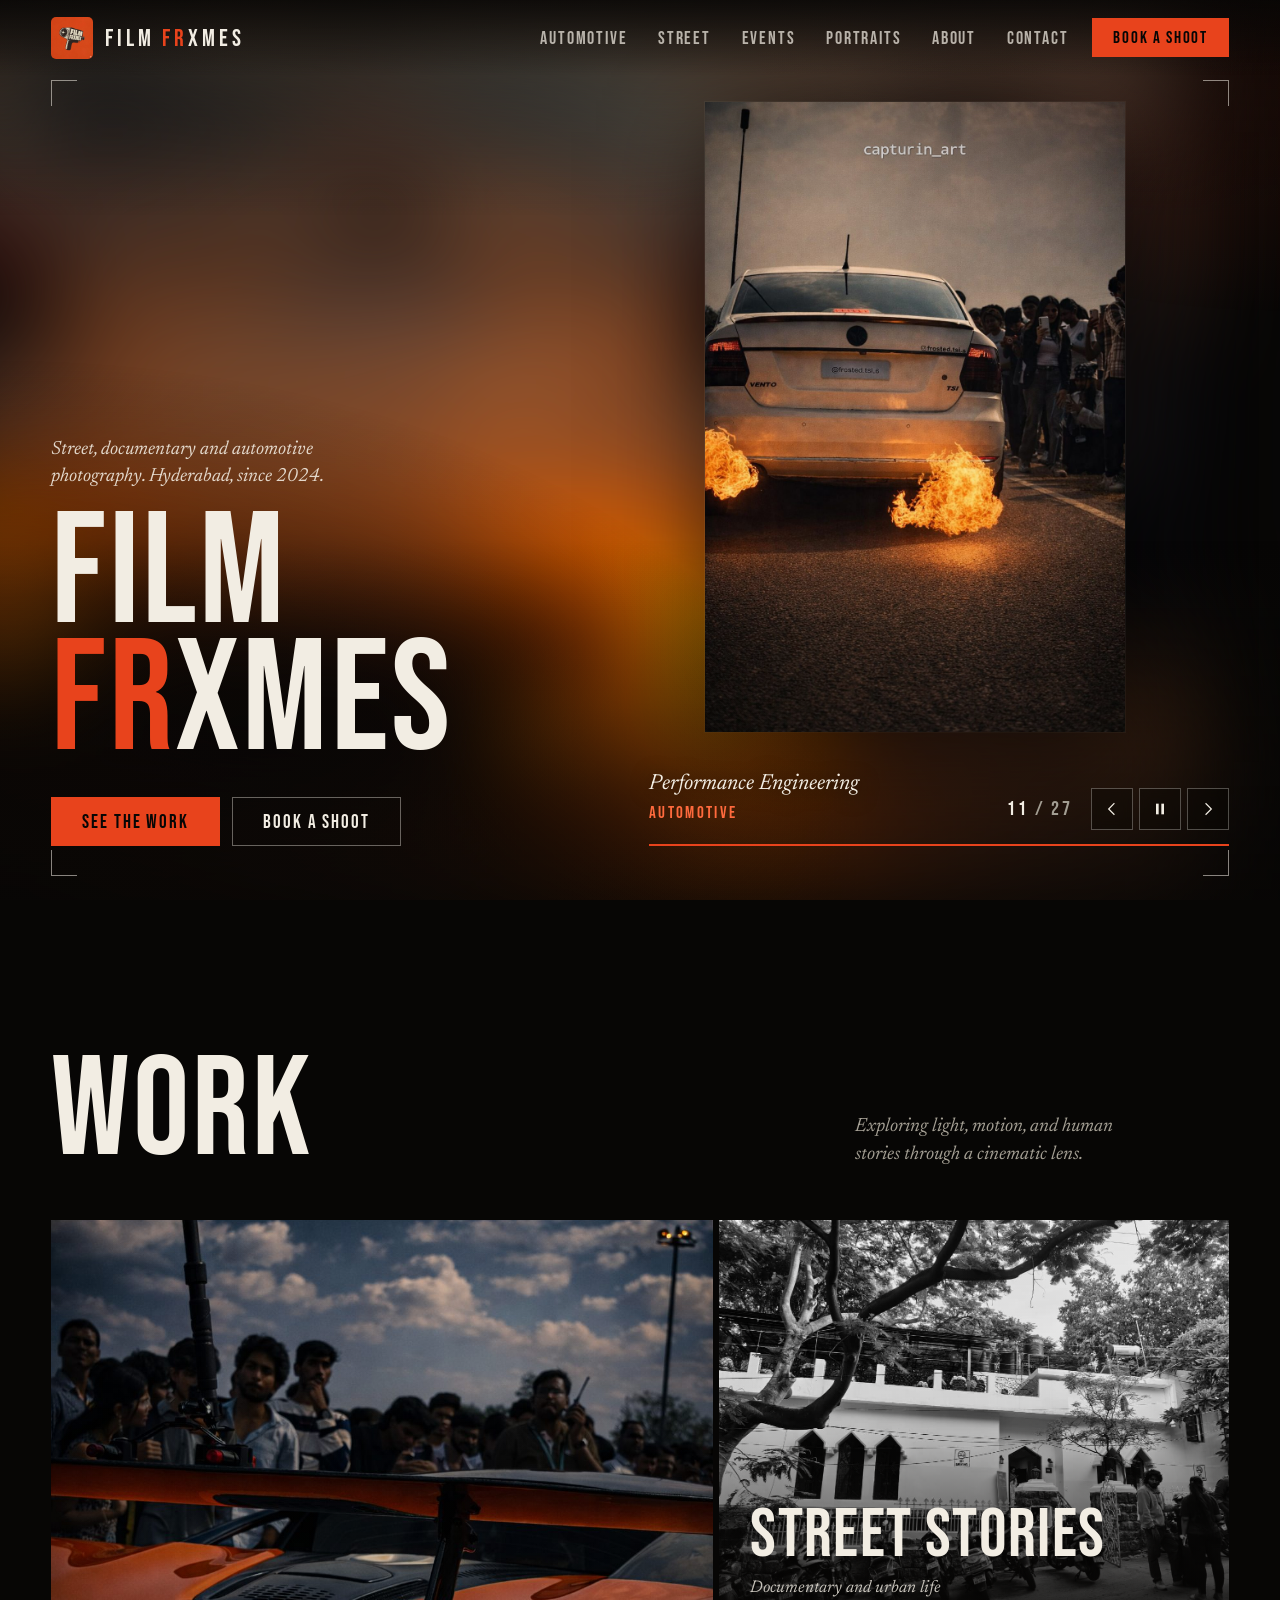
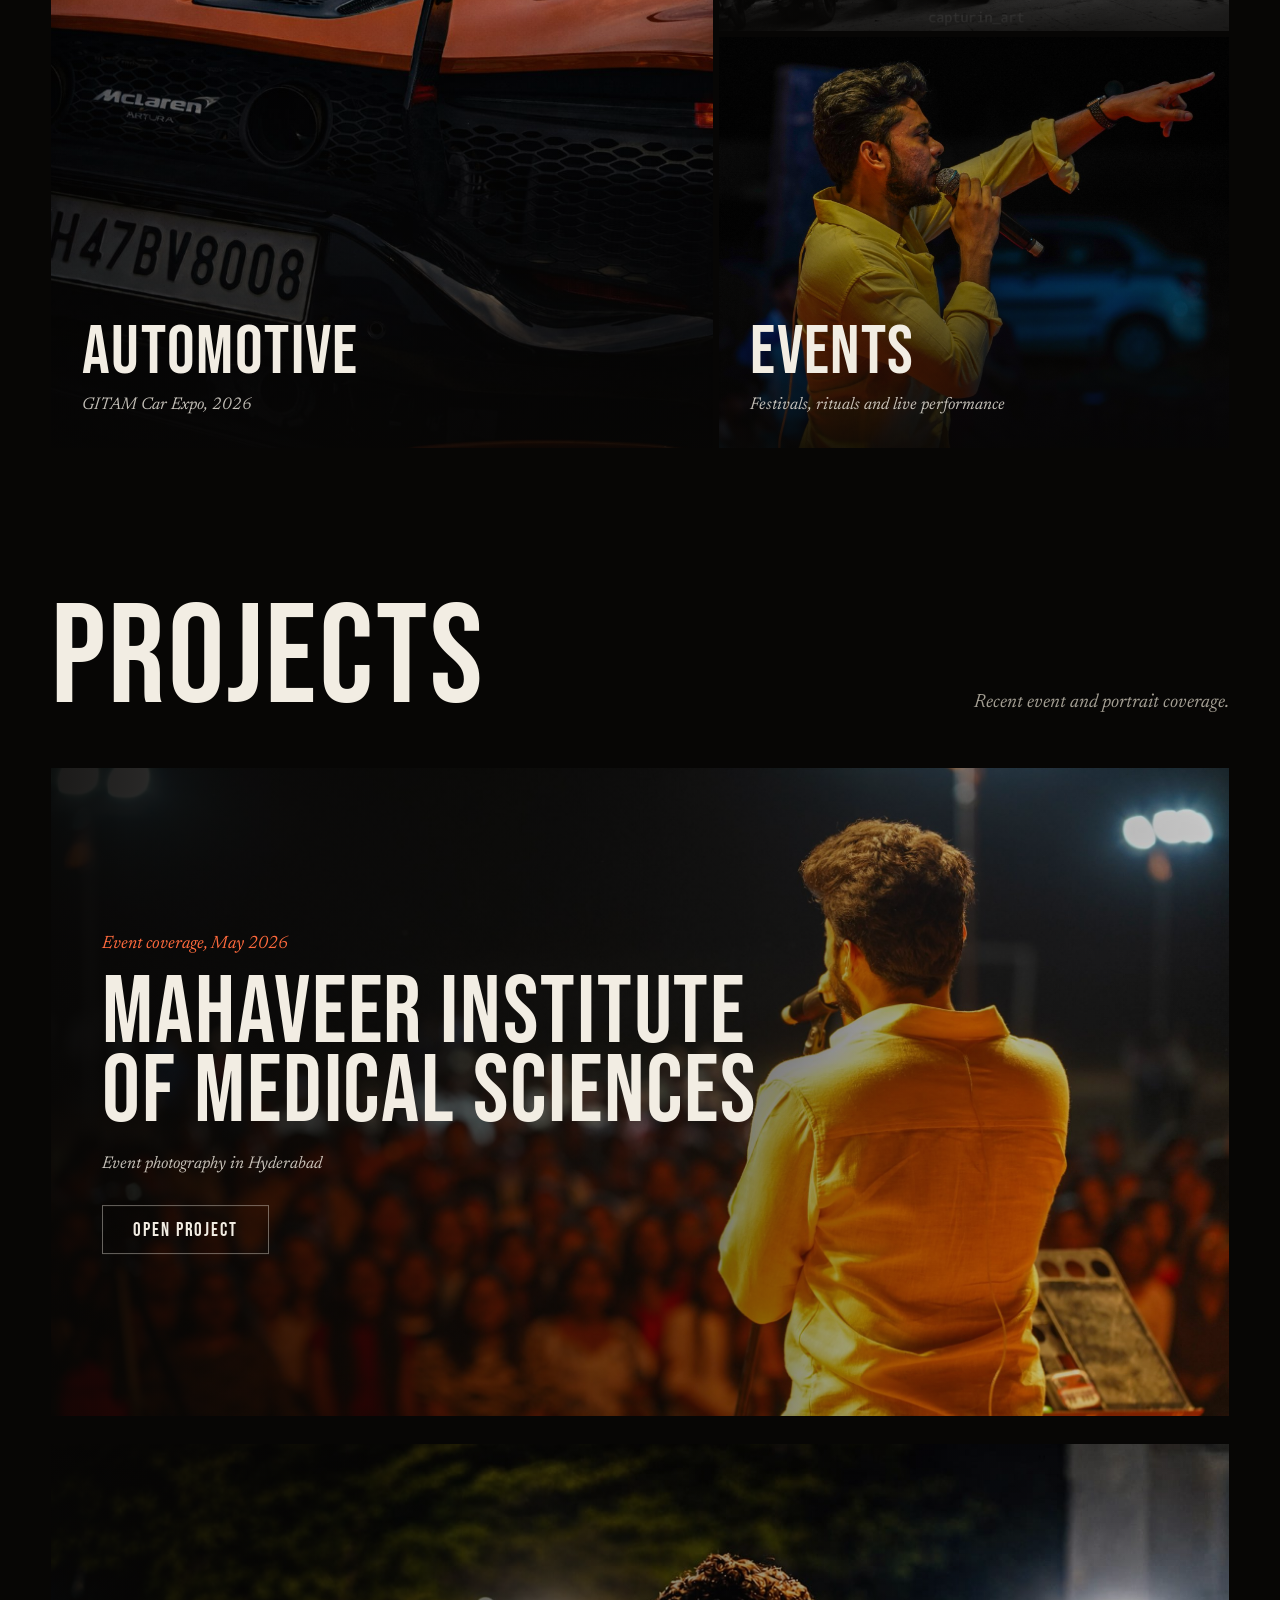
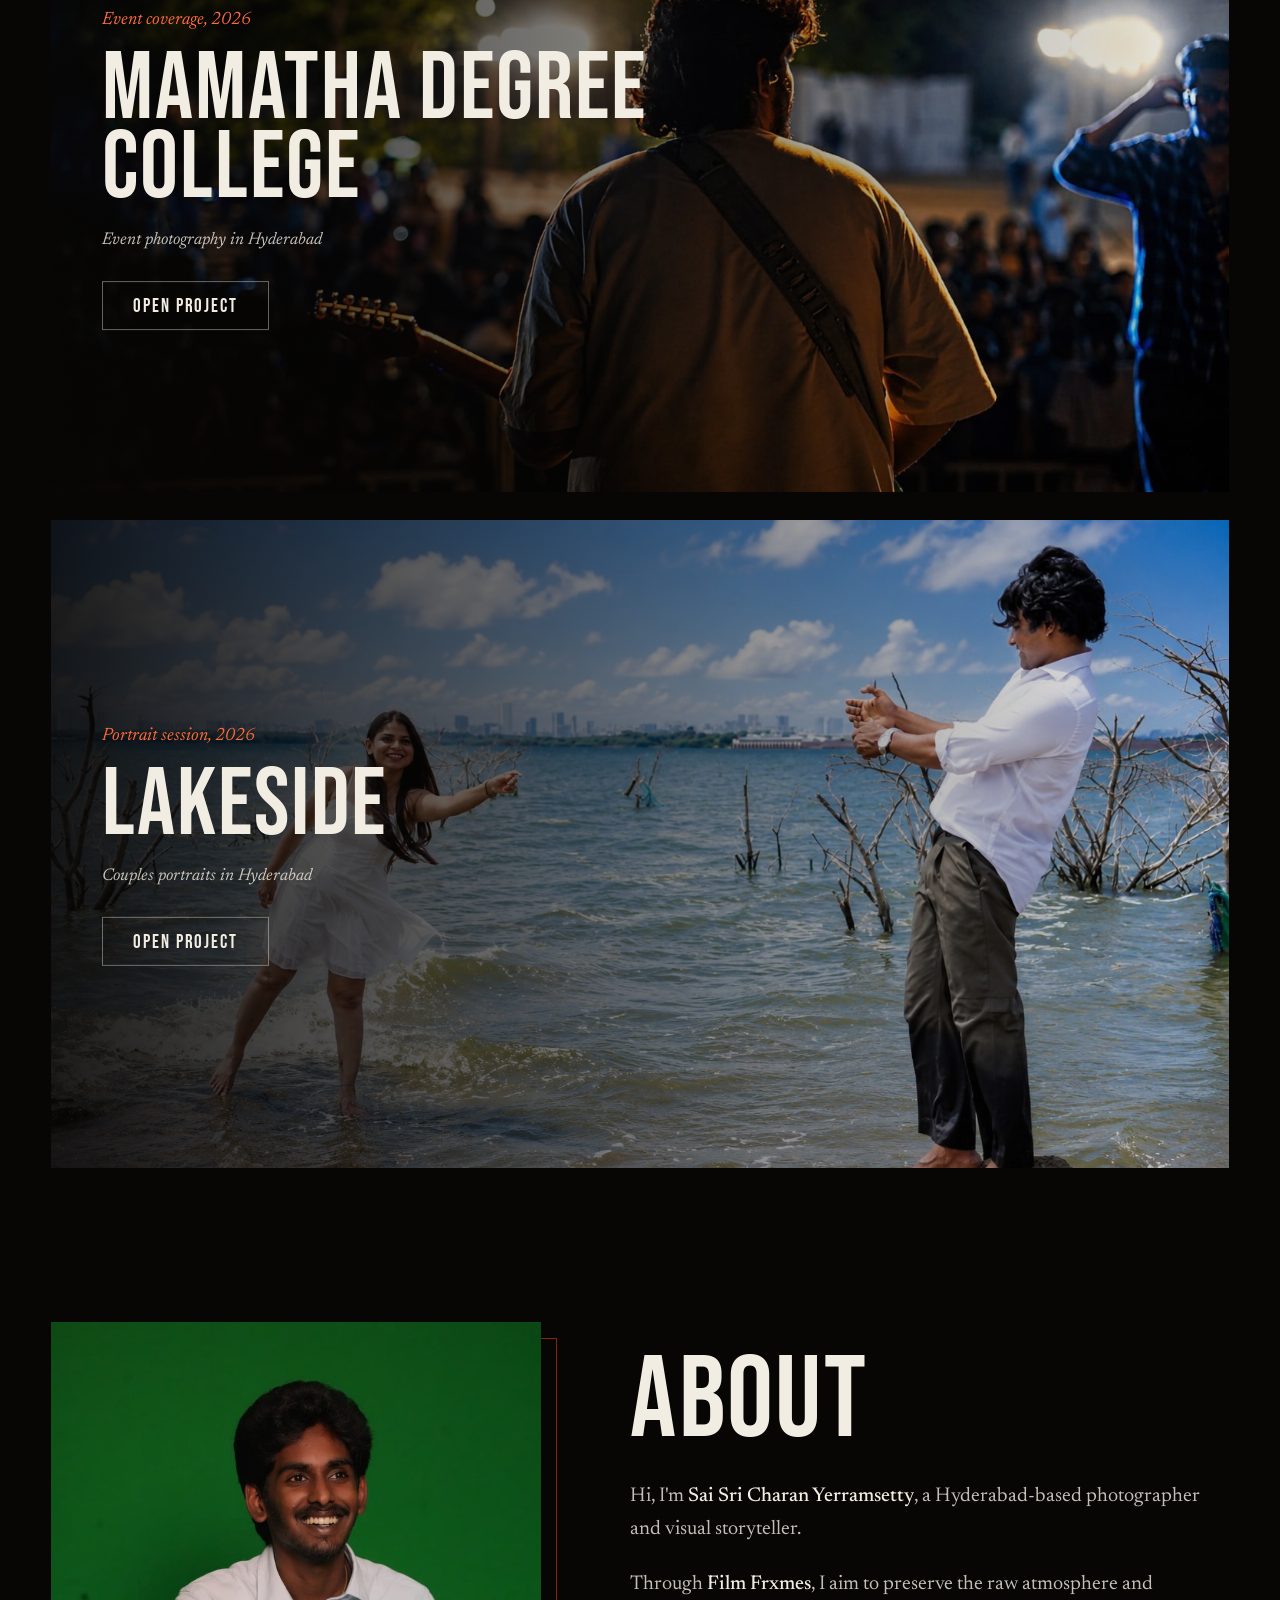
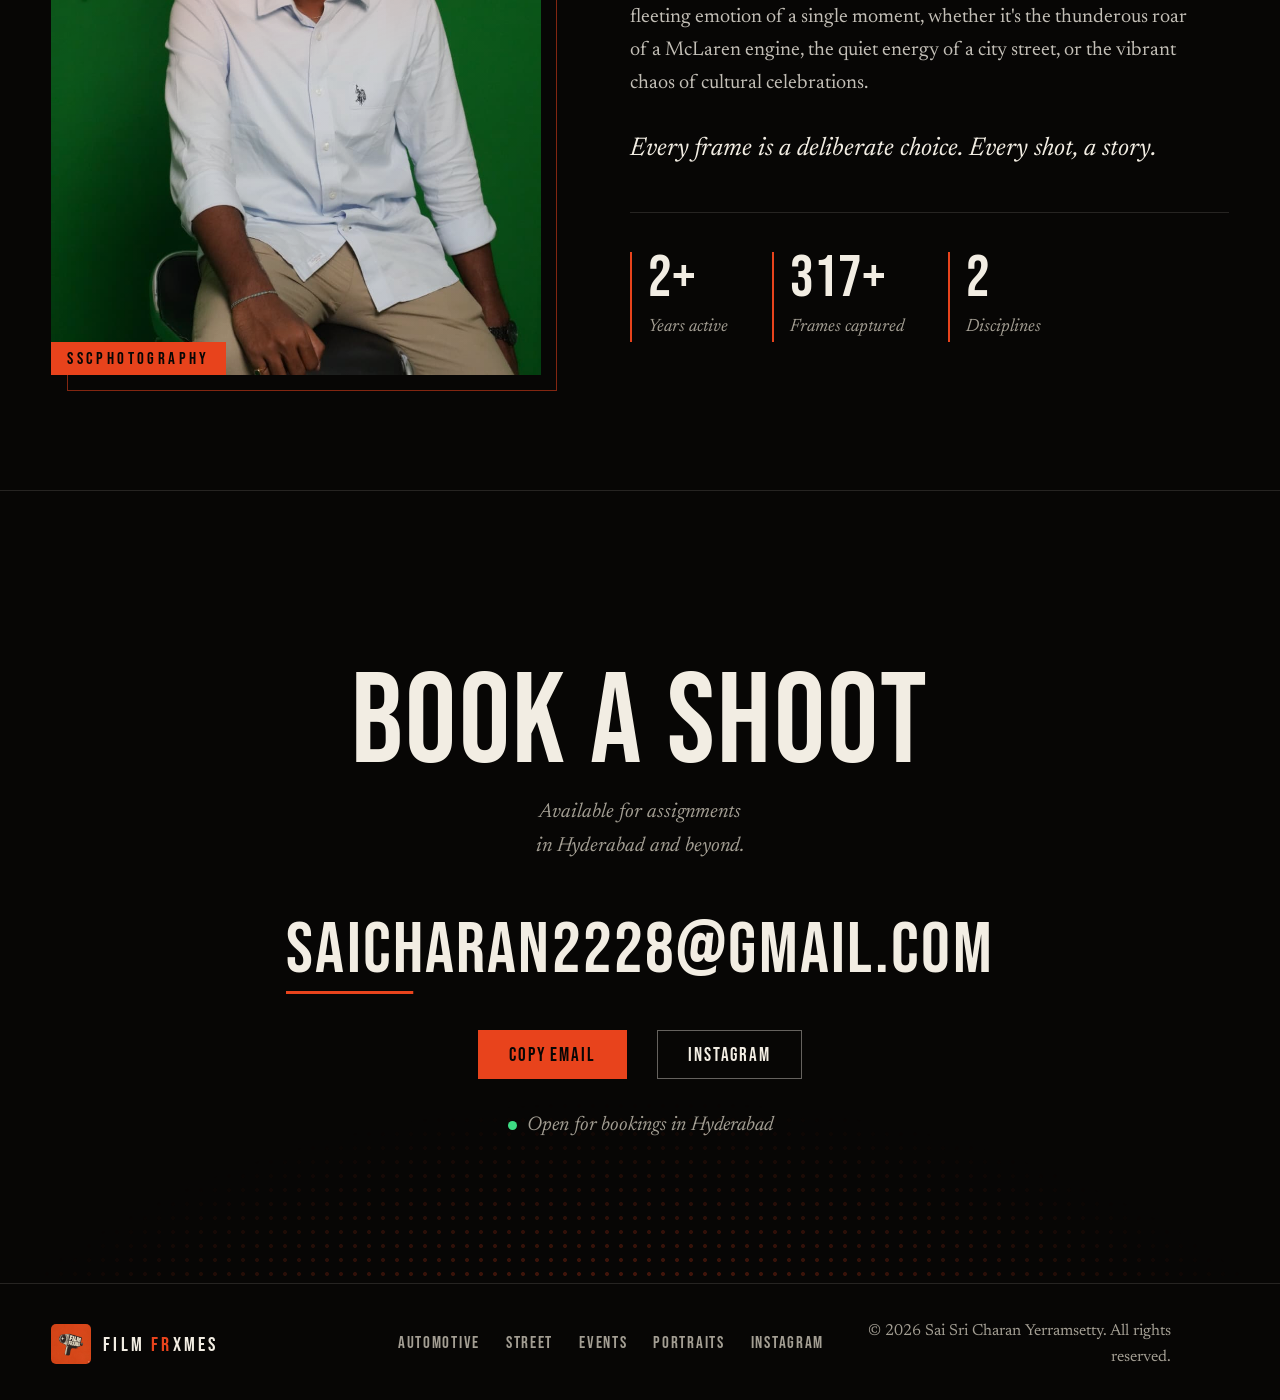
<file: index.html>
<!DOCTYPE html>
<html lang="en">
<head>
  <meta charset="UTF-8">
  <meta name="viewport" content="width=device-width, initial-scale=1">
  <title>Film Frxmes — Photography Portfolio</title>
  <meta name="description" content="Film Frxmes — cinematic photography by Sai Sri Charan Yerramsetty. Street, automotive and event photography from Hyderabad, India.">
  <meta name="theme-color" content="#070605">
  <meta property="og:title" content="Film Frxmes — Photography Portfolio">
  <meta property="og:description" content="Film Frxmes — cinematic photography by Sai Sri Charan Yerramsetty. Street, automotive and event photography from Hyderabad, India.">
  <meta property="og:image" content="images/logo.jpeg">
  <meta property="og:type" content="website">
  <link rel="icon" type="image/jpeg" href="images/logo.jpeg">
  <link rel="preconnect" href="https://fonts.googleapis.com">
  <link rel="preconnect" href="https://fonts.gstatic.com" crossorigin>
  <link href="https://fonts.googleapis.com/css2?family=Bebas+Neue&amp;family=Newsreader:ital,opsz,wght@0,6..72,400;0,6..72,500;1,6..72,400&amp;display=swap" rel="stylesheet">
  <link rel="stylesheet" href="assets/css/site.css">
  <link rel="preload" as="image" href="images/car3.jpeg" fetchpriority="high">
  <script>
    (function (d) {
      d.classList.add('js');
      try {
        if (sessionStorage.getItem('ffT')) { d.classList.add('shutter-closed'); sessionStorage.removeItem('ffT'); }
      } catch (e) {}
    })(document.documentElement);
  </script>
  <noscript><style>.slide{opacity:1}.slide .sharp{filter:none;transform:none}</style></noscript>
</head>
<body>
  <a class="skip" href="#main">Skip to content</a>
  <div class="progress" aria-hidden="true"></div>
  <div class="shutter" aria-hidden="true"><i></i><i></i></div>

  <header class="nav" id="nav">
    <a class="brand" href="index.html"><img src="images/logo.jpeg" alt="" width="42" height="42"><span class="wm">FILM <b>FR</b>XMES</span></a>
    <nav class="nav-links" aria-label="Primary">
        <a href="automotive.html">Automotive</a>
        <a href="street.html">Street</a>
        <a href="events.html">Events</a>
        <a href="portraits.html">Portraits</a>
        <a href="#about">About</a>
        <a href="#contact">Contact</a>
    </nav>
    <a class="btn btn-sm btn-solid" href="#contact">Book a shoot</a>
    <button class="burger" type="button" aria-label="Open menu" aria-expanded="false" aria-controls="menu"><span></span><span></span></button>
  </header>

  <div class="menu" id="menu">
    <a class="m-link" href="automotive.html" style="--i:0">Automotive</a>
    <a class="m-link" href="street.html" style="--i:1">Street</a>
    <a class="m-link" href="events.html" style="--i:2">Events</a>
    <a class="m-link" href="portraits.html" style="--i:3">Portraits</a>
    <a class="m-link" href="#about" style="--i:4">About</a>
    <a class="m-link" href="#contact" style="--i:5">Contact</a>
    <p class="menu-foot"><a class="tlink" href="mailto:saicharan2228@gmail.com">saicharan2228@gmail.com</a><a class="tlink" href="https://www.instagram.com/film.frxmes/?hl=en" target="_blank" rel="noopener">Instagram</a></p>
  </div>

  <main id="main">
    <section class="hero" id="top" aria-label="Featured photographs">
      <div class="stage" id="stage">
        <div class="slide"><img class="bg" src="images/car3.jpeg" alt="" decoding="async"><div class="frame"><img class="sharp" src="images/car3.jpeg" alt="McLaren Artura, automotive photograph" decoding="async"></div></div>
      </div>
      <div class="hero-shade"></div>
      <div class="evf" aria-hidden="true"><i></i><i></i><i></i><i></i></div>
      <div class="af" id="af" aria-hidden="true"></div>

      <div class="hero-copy">
        <p class="hero-tag">Street, documentary and automotive photography. Hyderabad, since 2024.</p>
        <h1 class="hero-title" aria-label="Film Frxmes"><span aria-hidden="true">FILM</span><span aria-hidden="true"><b>FR</b>XMES</span></h1>
        <div class="hero-cta">
          <a class="btn btn-solid" href="#work">See the work</a>
          <a class="btn btn-ghost" href="#contact">Book a shoot</a>
        </div>
      </div>

      <div class="hud" id="hud">
        <div class="hud-row">
          <div class="hud-meta"><p class="hud-cap" id="hudCap">McLaren Artura</p><a class="hud-cat" id="hudCat" href="automotive.html">Automotive</a></div>
          <div class="hud-ctl">
            <span class="hud-count" id="hudCount">01 <span>/ 27</span></span>
            <button class="hud-btn" id="hudPrev" type="button" aria-label="Previous photo"><svg viewBox="0 0 24 24" fill="none" stroke="currentColor" stroke-width="1.8" stroke-linecap="square"><path d="M15 4l-8 8 8 8"/></svg></button>
            <button class="hud-btn" id="hudPause" type="button" aria-label="Pause slideshow"><svg class="i-pause" viewBox="0 0 24 24" fill="currentColor"><rect x="6" y="4" width="4" height="16"/><rect x="14" y="4" width="4" height="16"/></svg><svg class="i-play" viewBox="0 0 24 24" fill="currentColor"><path d="M7 4l13 8-13 8z"/></svg></button>
            <button class="hud-btn" id="hudNext" type="button" aria-label="Next photo"><svg viewBox="0 0 24 24" fill="none" stroke="currentColor" stroke-width="1.8" stroke-linecap="square"><path d="M9 4l8 8-8 8"/></svg></button>
          </div>
        </div>
        <div class="hud-bar" aria-hidden="true"><i id="hudBar"></i></div>
      </div>
    </section>

    <section class="section" id="work">
      <div class="section-head">
        <h2 class="section-title" data-focus>Work</h2>
        <p class="section-blurb" data-focus>Exploring light, motion, and human stories through a cinematic lens.</p>
      </div>
      <div class="work">
        <a class="tile tile-lg" href="automotive.html" data-cursor="Open" data-focus>
          <img src="images/car3.jpeg" alt="" width="1024" height="1536" loading="lazy" decoding="async" style="object-position:50% 74%">
          <div class="tile-txt"><h3>Automotive</h3><p>GITAM Car Expo, 2026</p></div>
        </a>
        <a class="tile" href="street.html" data-cursor="Open" data-focus>
          <img src="images/lamakan.jpeg" alt="" loading="lazy" decoding="async" style="object-position:50% 55%">
          <div class="tile-txt"><h3>Street Stories</h3><p>Documentary and urban life</p></div>
        </a>
        <a class="tile" href="events.html" data-cursor="Open" data-focus>
          <img src="Mahaveer/IMG_7360.JPG.jpeg" alt="" loading="lazy" decoding="async" style="object-position:62% 30%">
          <div class="tile-txt"><h3>Events</h3><p>Festivals, rituals and live performance</p></div>
        </a>
      </div>
    </section>

    <section class="section" id="projects">
      <div class="section-head">
        <h2 class="section-title" data-focus>Projects</h2>
        <p class="section-blurb" data-focus>Recent event and portrait coverage.</p>
      </div>
      <div class="stack">
        <a class="project" style="--i:0" href="events.html#mimsGallery" data-cursor="Open">
          <img src="Mahaveer/IMG_7352.JPG.jpeg" alt="" loading="lazy" decoding="async" style="object-position:62% 42%">
          <div class="project-txt">
            <p class="project-when">Event coverage, May 2026</p>
            <h3>Mahaveer Institute<br>of Medical Sciences</h3>
            <p class="project-meta">Event photography in Hyderabad</p>
            <span class="btn btn-ghost project-go">Open project</span>
          </div>
        </a>
        <a class="project" style="--i:1" href="mamatha.html" data-cursor="Open">
          <img src="MAMATHA/dfg.jpeg" alt="" loading="lazy" decoding="async" style="object-position:50% 45%">
          <div class="project-txt">
            <p class="project-when">Event coverage, 2026</p>
            <h3>Mamatha Degree<br>College</h3>
            <p class="project-meta">Event photography in Hyderabad</p>
            <span class="btn btn-ghost project-go">Open project</span>
          </div>
        </a>
        <a class="project" style="--i:2" href="portraits.html" data-cursor="Open">
          <img src="portraits/lakeside-03.jpeg" alt="" loading="lazy" decoding="async" style="object-position:50% 30%">
          <div class="project-txt">
            <p class="project-when">Portrait session, 2026</p>
            <h3>Lakeside</h3>
            <p class="project-meta">Couples portraits in Hyderabad</p>
            <span class="btn btn-ghost project-go">Open project</span>
          </div>
        </a>
      </div>
    </section>

    <section class="section" id="about">
      <div class="about">
        <figure class="about-photo" data-focus>
          <div class="pic"><img src="images/myphoto.jpg" alt="Portrait of Sai Sri Charan Yerramsetty" width="960" height="1280" loading="lazy" decoding="async"></div>
          <figcaption>SSCPHOTOGRAPHY</figcaption>
        </figure>
        <div class="about-copy">
          <h2 data-focus>About</h2>
          <p>Hi, I'm <strong>Sai Sri Charan Yerramsetty</strong>, a Hyderabad-based photographer and visual storyteller.</p>
          <p>Through <strong>Film Frxmes</strong>, I aim to preserve the raw atmosphere and fleeting emotion of a single moment, whether it's the thunderous roar of a McLaren engine, the quiet energy of a city street, or the vibrant chaos of cultural celebrations.</p>
          <p class="kicker">Every frame is a deliberate choice. Every shot, a story.</p>
          <dl class="stats">
            <div class="stat"><dt>Years active</dt><dd data-count="3" data-suffix="+">3+</dd></div>
            <div class="stat"><dt>Frames captured</dt><dd data-count="500" data-suffix="+">500+</dd></div>
            <div class="stat"><dt>Disciplines</dt><dd data-count="3">3</dd></div>
          </dl>
        </div>
      </div>
    </section>

    <section class="contact" id="contact">
      <h2 data-focus>Book a shoot</h2>
      <p class="lead" data-focus>Available for assignments in Hyderabad and beyond.</p>
      <a class="mail" href="mailto:saicharan2228@gmail.com?subject=Shoot%20enquiry" data-focus>saicharan2228@gmail.com</a>
      <div class="contact-row">
        <button class="btn btn-solid" type="button" data-copy="saicharan2228@gmail.com">Copy email</button>
        <a class="btn btn-ghost" href="https://www.instagram.com/film.frxmes/?hl=en" target="_blank" rel="noopener">Instagram</a>
      </div>
      <p class="status"><i aria-hidden="true"></i>Open for bookings in Hyderabad</p>
    </section>
  </main>

  <footer class="footer">
    <a class="brand" href="index.html"><img src="images/logo.jpeg" alt="" width="42" height="42"><span class="wm">FILM <b>FR</b>XMES</span></a>
    <nav class="footer-links" aria-label="Footer">
      <a href="automotive.html">Automotive</a>
      <a href="street.html">Street</a>
      <a href="events.html">Events</a>
      <a href="portraits.html">Portraits</a>
      <a href="https://www.instagram.com/film.frxmes/?hl=en" target="_blank" rel="noopener">Instagram</a>
    </nav>
    <p class="footer-end">© 2026 Sai Sri Charan Yerramsetty. All rights reserved.</p>
  </footer>

  <button class="to-top" type="button" aria-label="Back to top"><svg viewBox="0 0 24 24" fill="none" stroke="currentColor" stroke-width="1.8" stroke-linecap="square"><path d="M5 15l7-7 7 7"/></svg></button>
  <script src="assets/js/main.js"></script>
  <script src="assets/js/home.js"></script>
</body>
</html>
</file>
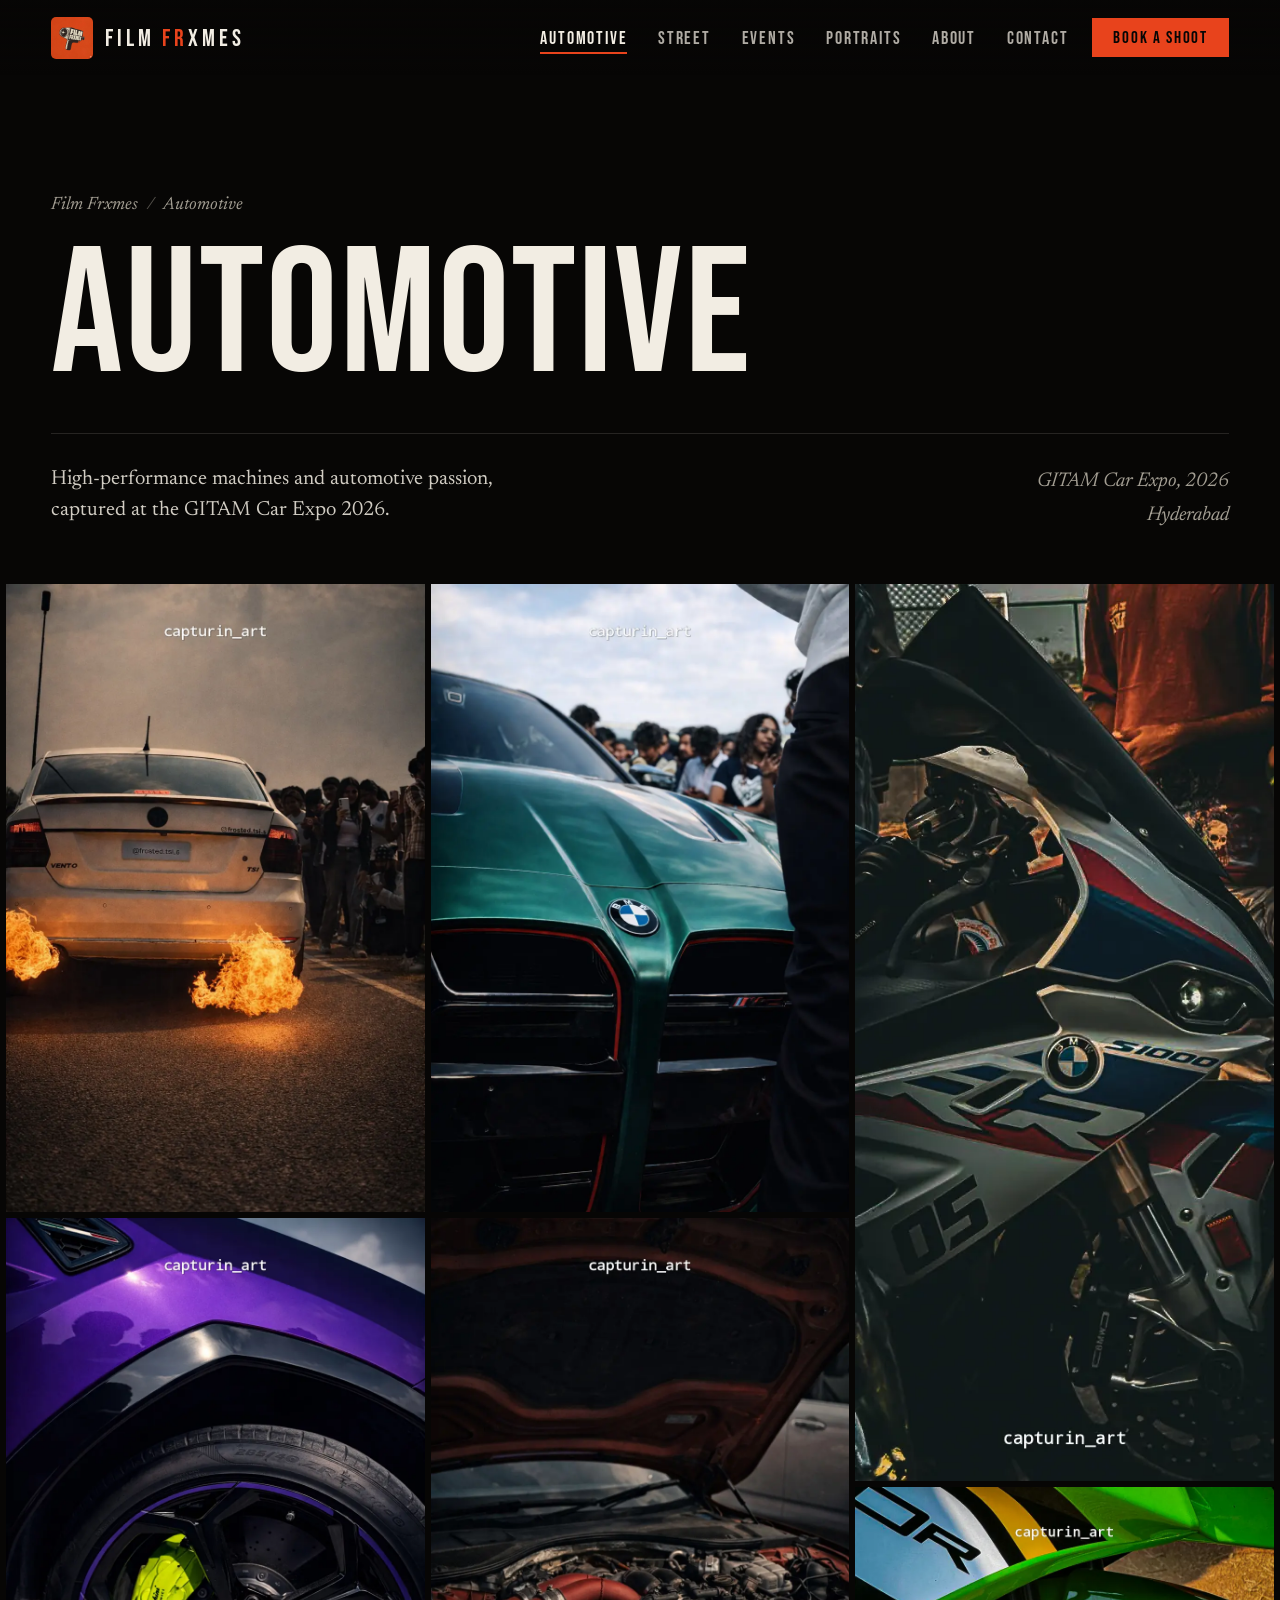
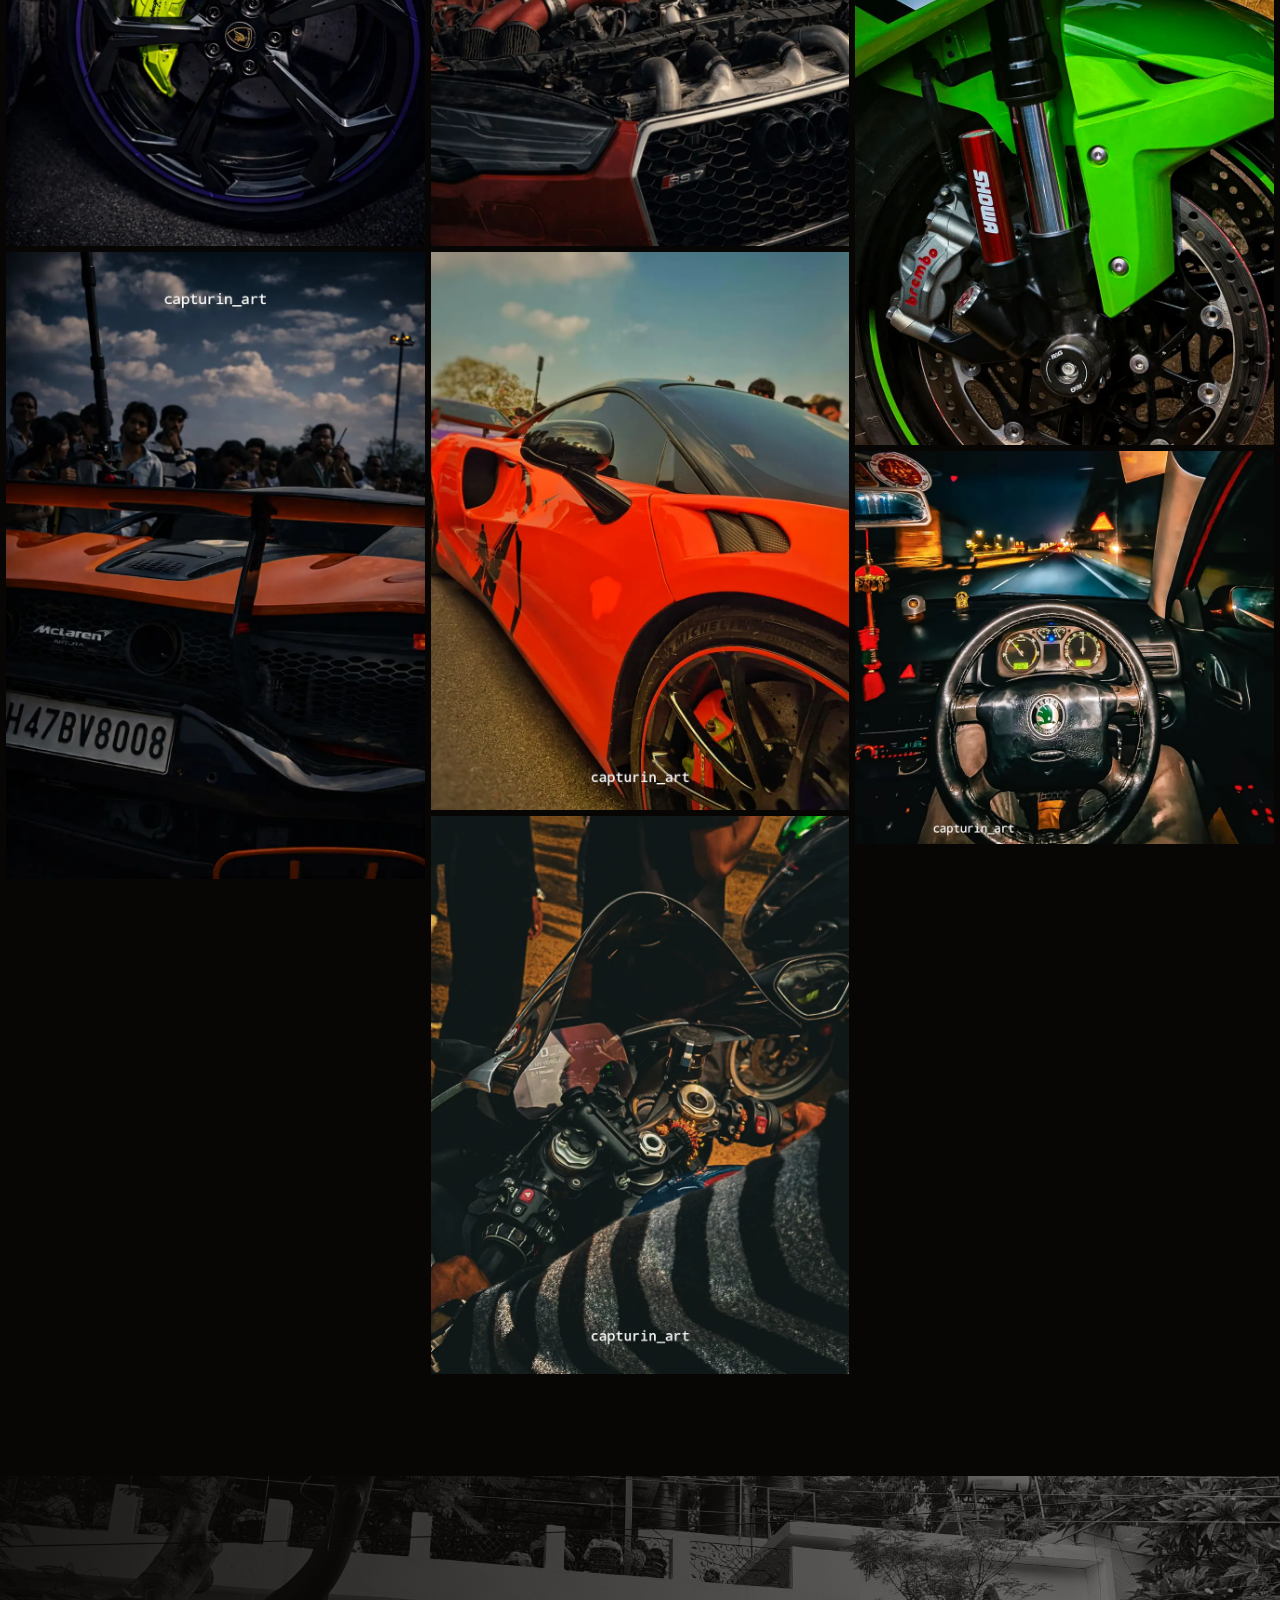
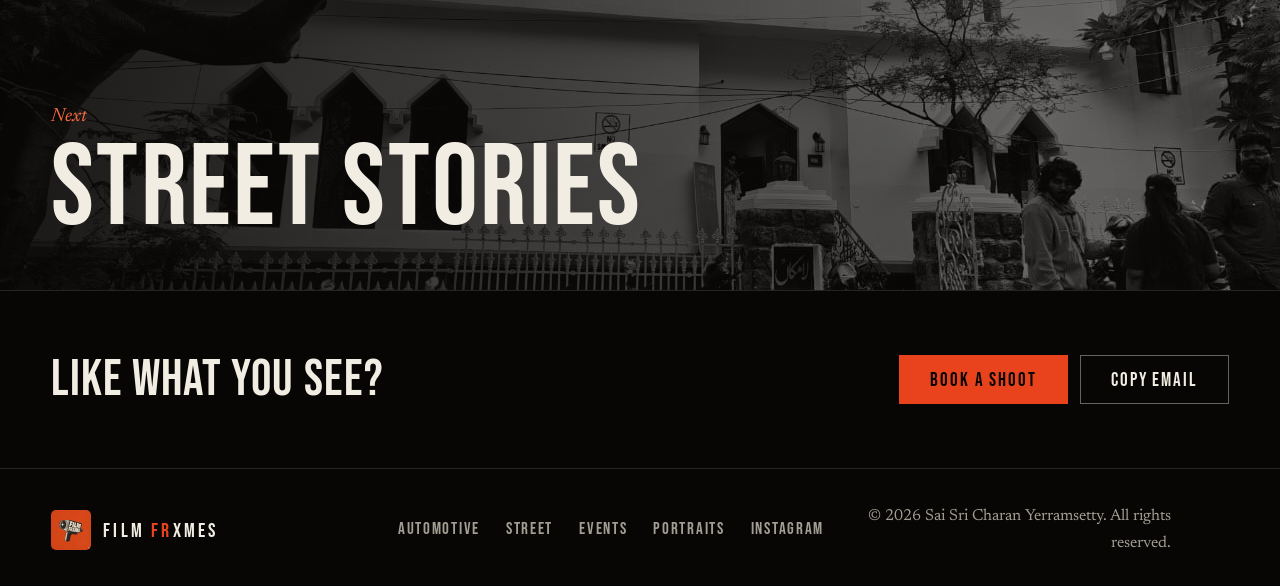
<file: automotive.html>
<!DOCTYPE html>
<html lang="en">
<head>
  <meta charset="UTF-8">
  <meta name="viewport" content="width=device-width, initial-scale=1">
  <title>Automotive — Film Frxmes</title>
  <meta name="description" content="Automotive photography from the GITAM Car Expo 2026: supercars, superbikes and the details that make them.">
  <meta name="theme-color" content="#070605">
  <meta property="og:title" content="Automotive — Film Frxmes">
  <meta property="og:description" content="Automotive photography from the GITAM Car Expo 2026: supercars, superbikes and the details that make them.">
  <meta property="og:image" content="images/logo.jpeg">
  <meta property="og:type" content="website">
  <link rel="icon" type="image/jpeg" href="images/logo.jpeg">
  <link rel="preconnect" href="https://fonts.googleapis.com">
  <link rel="preconnect" href="https://fonts.gstatic.com" crossorigin>
  <link href="https://fonts.googleapis.com/css2?family=Bebas+Neue&amp;family=Newsreader:ital,opsz,wght@0,6..72,400;0,6..72,500;1,6..72,400&amp;display=swap" rel="stylesheet">
  <link rel="stylesheet" href="assets/css/site.css">
  <script>
    (function (d) {
      d.classList.add('js');
      try {
        if (sessionStorage.getItem('ffT')) { d.classList.add('shutter-closed'); sessionStorage.removeItem('ffT'); }
        
      } catch (e) {}
    })(document.documentElement);
  </script>
  <noscript><style>.slide{opacity:1}.slide .sharp{filter:none;transform:none}</style></noscript>
</head>
<body>
  <a class="skip" href="#main">Skip to content</a>
  <div class="progress" aria-hidden="true"></div>
  <div class="shutter" aria-hidden="true"><i></i><i></i></div>

  <header class="nav" id="nav">
    <a class="brand" href="index.html"><img src="images/logo.jpeg" alt="" width="42" height="42"><span class="wm">FILM <b>FR</b>XMES</span></a>
    <nav class="nav-links" aria-label="Primary">
        <a href="automotive.html" aria-current="page">Automotive</a>
        <a href="street.html">Street</a>
        <a href="events.html">Events</a>
        <a href="portraits.html">Portraits</a>
        <a href="index.html#about">About</a>
        <a href="index.html#contact">Contact</a>
    </nav>
    <a class="btn btn-sm btn-solid" href="index.html#contact">Book a shoot</a>
    <button class="burger" type="button" aria-label="Open menu" aria-expanded="false" aria-controls="menu"><span></span><span></span></button>
  </header>

  <div class="menu" id="menu">
    <a class="m-link" href="automotive.html" style="--i:0" aria-current="page">Automotive</a>
    <a class="m-link" href="street.html" style="--i:1">Street</a>
    <a class="m-link" href="events.html" style="--i:2">Events</a>
    <a class="m-link" href="portraits.html" style="--i:3">Portraits</a>
    <a class="m-link" href="index.html#about" style="--i:4">About</a>
    <a class="m-link" href="index.html#contact" style="--i:5">Contact</a>
    <p class="menu-foot"><a class="tlink" href="mailto:saicharan2228@gmail.com">saicharan2228@gmail.com</a><a class="tlink" href="https://www.instagram.com/film.frxmes/?hl=en" target="_blank" rel="noopener">Instagram</a></p>
  </div>

  <main id="main">
    <header class="page-hero">
      <p class="crumbs"><a href="index.html">Film Frxmes</a><span aria-hidden="true">/</span>Automotive</p>
      <h1 class="page-title" data-focus>Automotive</h1>
      <div class="page-info">
        <p class="page-desc" data-focus>High-performance machines and automotive passion, captured at the GITAM Car Expo 2026.</p>
        <p class="page-meta" data-focus><span>GITAM Car Expo, 2026</span><span>Hyderabad</span></p>
      </div>
    </header>

    <div class="gallery">
      <a class="g-item" href="images/car1.jpeg" data-cap="Performance Engineering" data-cursor="View" data-focus>
        <img src="thumbs/images/car1.webp" width="900" height="1350" alt="A car at night with flames shooting from the exhaust" loading="eager" decoding="async">
        <span class="g-cap">Performance Engineering</span>
      </a>
      <a class="g-item" href="images/car2.jpeg" data-cap="Precision Details" data-cursor="View" data-focus>
        <img src="thumbs/images/car2.webp" width="900" height="1350" alt="Purple Lamborghini wheel with a yellow-green brake caliper" loading="eager" decoding="async">
        <span class="g-cap">Precision Details</span>
      </a>
      <a class="g-item" href="images/car3.jpeg" data-cap="McLaren Artura" data-cursor="View" data-focus>
        <img src="thumbs/images/car3.webp" width="900" height="1350" alt="Orange McLaren Artura nose with a crowd behind it" loading="eager" decoding="async">
        <span class="g-cap">McLaren Artura</span>
      </a>
      <a class="g-item" href="images/car4.jpeg" data-cap="BMW M Series" data-cursor="View" data-focus>
        <img src="thumbs/images/car4.webp" width="900" height="1350" alt="Teal BMW M car close to the camera" loading="lazy" decoding="async">
        <span class="g-cap">BMW M Series</span>
      </a>
      <a class="g-item" href="images/car5.jpeg" data-cap="RS Performance" data-cursor="View" data-focus>
        <img src="thumbs/images/car5.webp" width="900" height="1350" alt="Open bonnet showing an Audi RS engine" loading="lazy" decoding="async">
        <span class="g-cap">RS Performance</span>
      </a>
      <a class="g-item" href="images/car6.jpeg" data-cap="Supercar Lines" data-cursor="View" data-focus>
        <img src="thumbs/images/car6.webp" width="900" height="1200" alt="Orange supercar door and black wheel" loading="lazy" decoding="async">
        <span class="g-cap">Supercar Lines</span>
      </a>
      <a class="g-item" href="images/bike1.jpeg" data-cap="Superbike Engineering" data-cursor="View" data-focus>
        <img src="thumbs/images/bike1.webp" width="900" height="1200" alt="Close-up of a superbike cockpit and handlebars" loading="lazy" decoding="async">
        <span class="g-cap">Superbike Engineering</span>
      </a>
      <a class="g-item" href="images/bike2.jpeg" data-cap="Track Ready Machine" data-cursor="View" data-focus>
        <img src="thumbs/images/bike2.webp" width="488" height="1046" alt="BMW superbike in profile" loading="lazy" decoding="async">
        <span class="g-cap">Track Ready Machine</span>
      </a>
      <a class="g-item" href="images/bike3.jpeg" data-cap="Speed &amp; Precision" data-cursor="View" data-focus>
        <img src="thumbs/images/bike3.webp" width="900" height="1200" alt="Green Kawasaki front fork and brake disc" loading="lazy" decoding="async">
        <span class="g-cap">Speed &amp; Precision</span>
      </a>
      <a class="g-item" href="images/car.jpeg" data-cap="The Machine" data-cursor="View" data-focus>
        <img src="thumbs/images/car.webp" width="900" height="844" alt="Steering wheel and night road seen from the driver seat" loading="lazy" decoding="async">
        <span class="g-cap">The Machine</span>
      </a>
    </div>

    <a class="next" href="street.html" data-cursor="Next">
      <img src="images/lamakan.jpeg" alt="" loading="lazy" style="object-position:50% 55%">
      <span class="next-txt"><em>Next</em><strong>Street Stories</strong></span>
    </a>


    <section class="mini-cta" aria-label="Contact">
      <p>Like what you see?</p>
      <div class="row">
        <a class="btn btn-solid" href="index.html#contact">Book a shoot</a>
        <button class="btn btn-ghost" type="button" data-copy="saicharan2228@gmail.com">Copy email</button>
      </div>
    </section>
  </main>

  <footer class="footer">
    <a class="brand" href="index.html"><img src="images/logo.jpeg" alt="" width="42" height="42"><span class="wm">FILM <b>FR</b>XMES</span></a>
    <nav class="footer-links" aria-label="Footer">
      <a href="automotive.html">Automotive</a>
      <a href="street.html">Street</a>
      <a href="events.html">Events</a>
      <a href="portraits.html">Portraits</a>
      <a href="https://www.instagram.com/film.frxmes/?hl=en" target="_blank" rel="noopener">Instagram</a>
    </nav>
    <p class="footer-end">© 2026 Sai Sri Charan Yerramsetty. All rights reserved.</p>
  </footer>

  <button class="to-top" type="button" aria-label="Back to top"><svg viewBox="0 0 24 24" fill="none" stroke="currentColor" stroke-width="1.8" stroke-linecap="square"><path d="M5 15l7-7 7 7"/></svg></button>
  <script src="assets/js/main.js"></script>
</body>
</html>
</file>
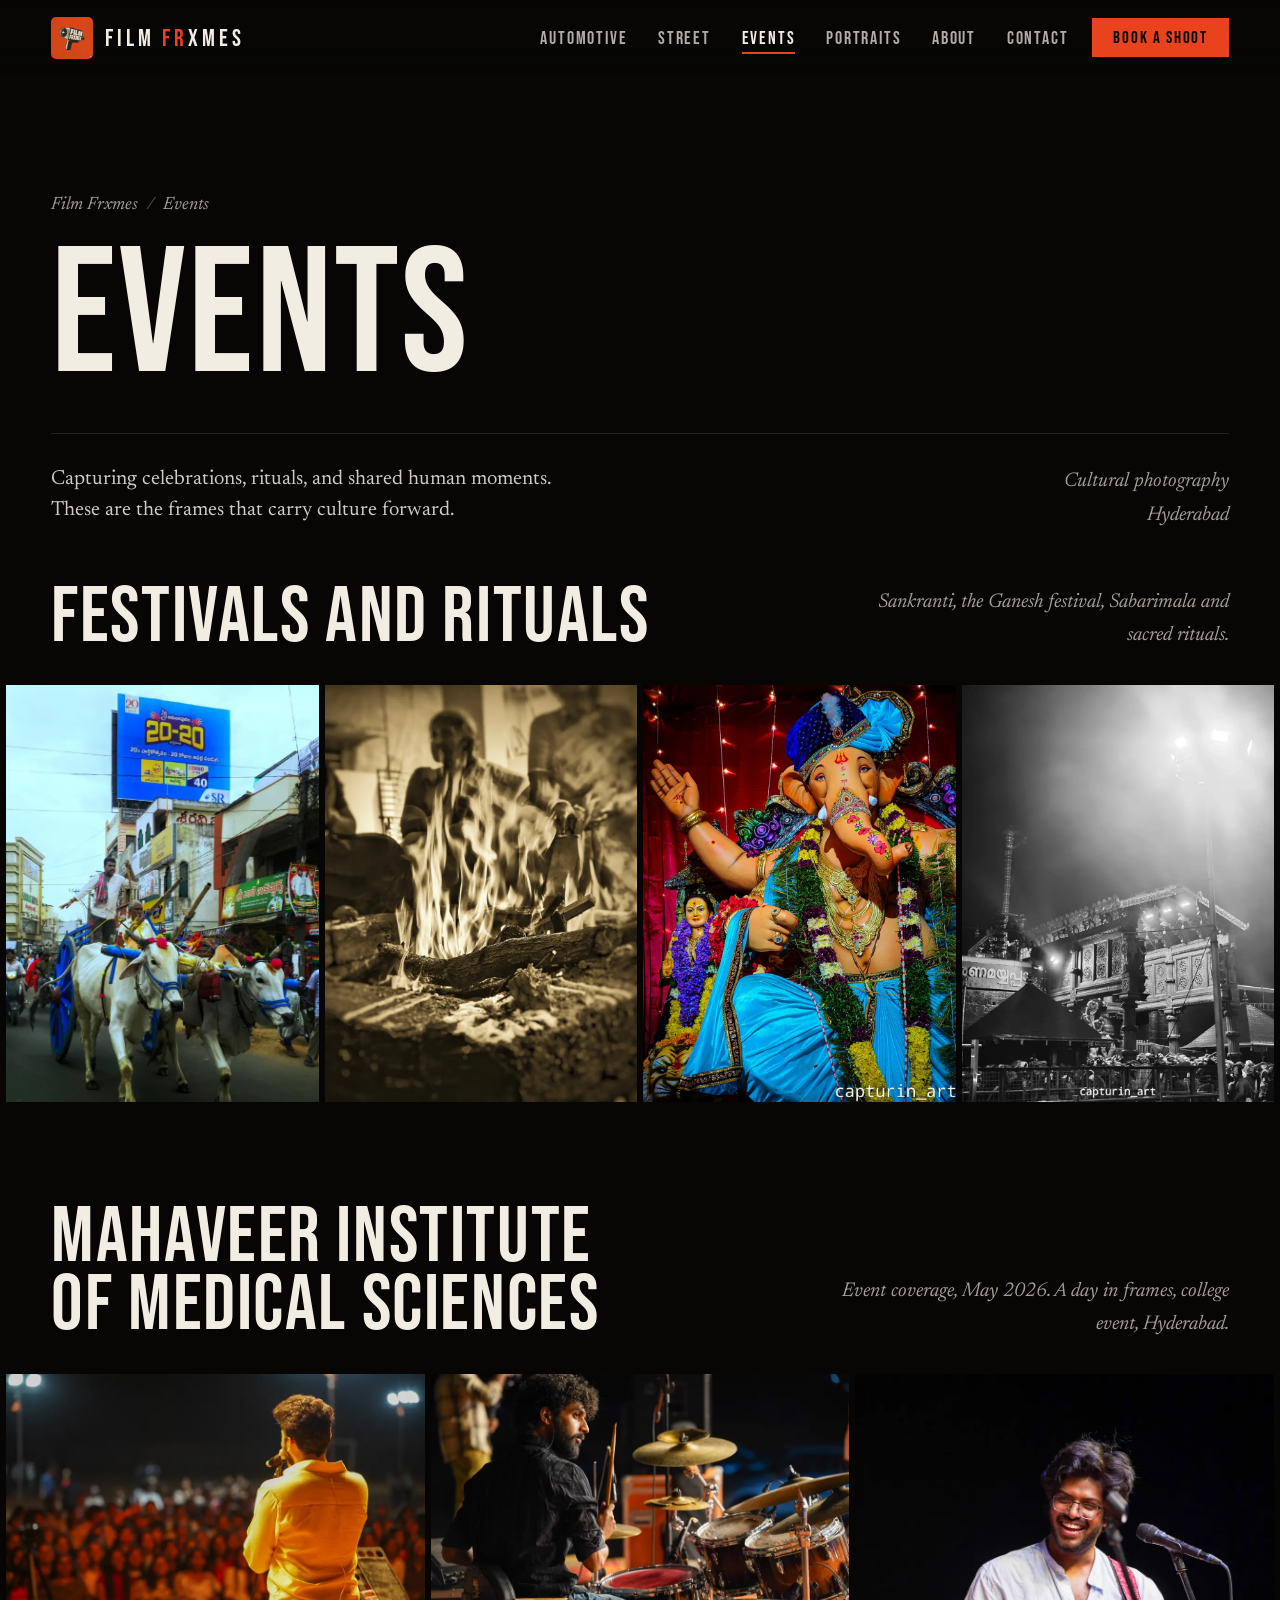
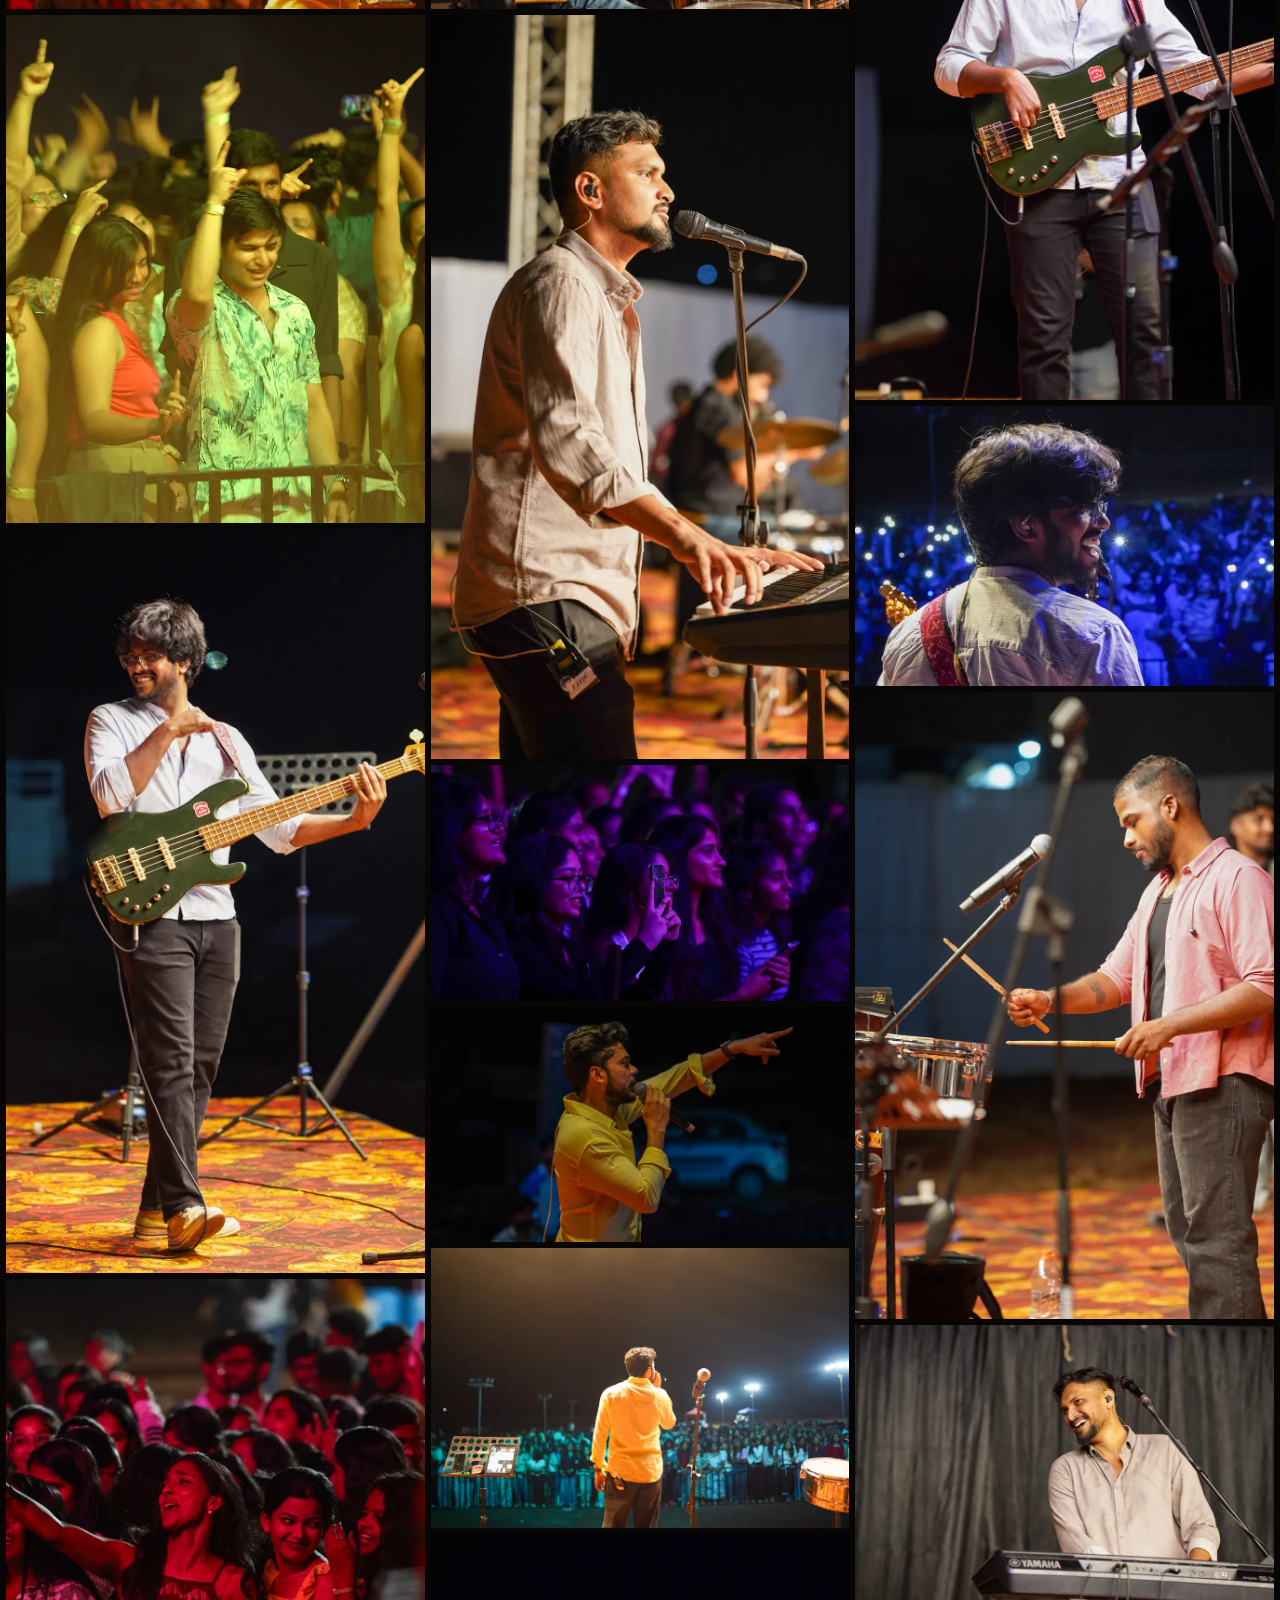
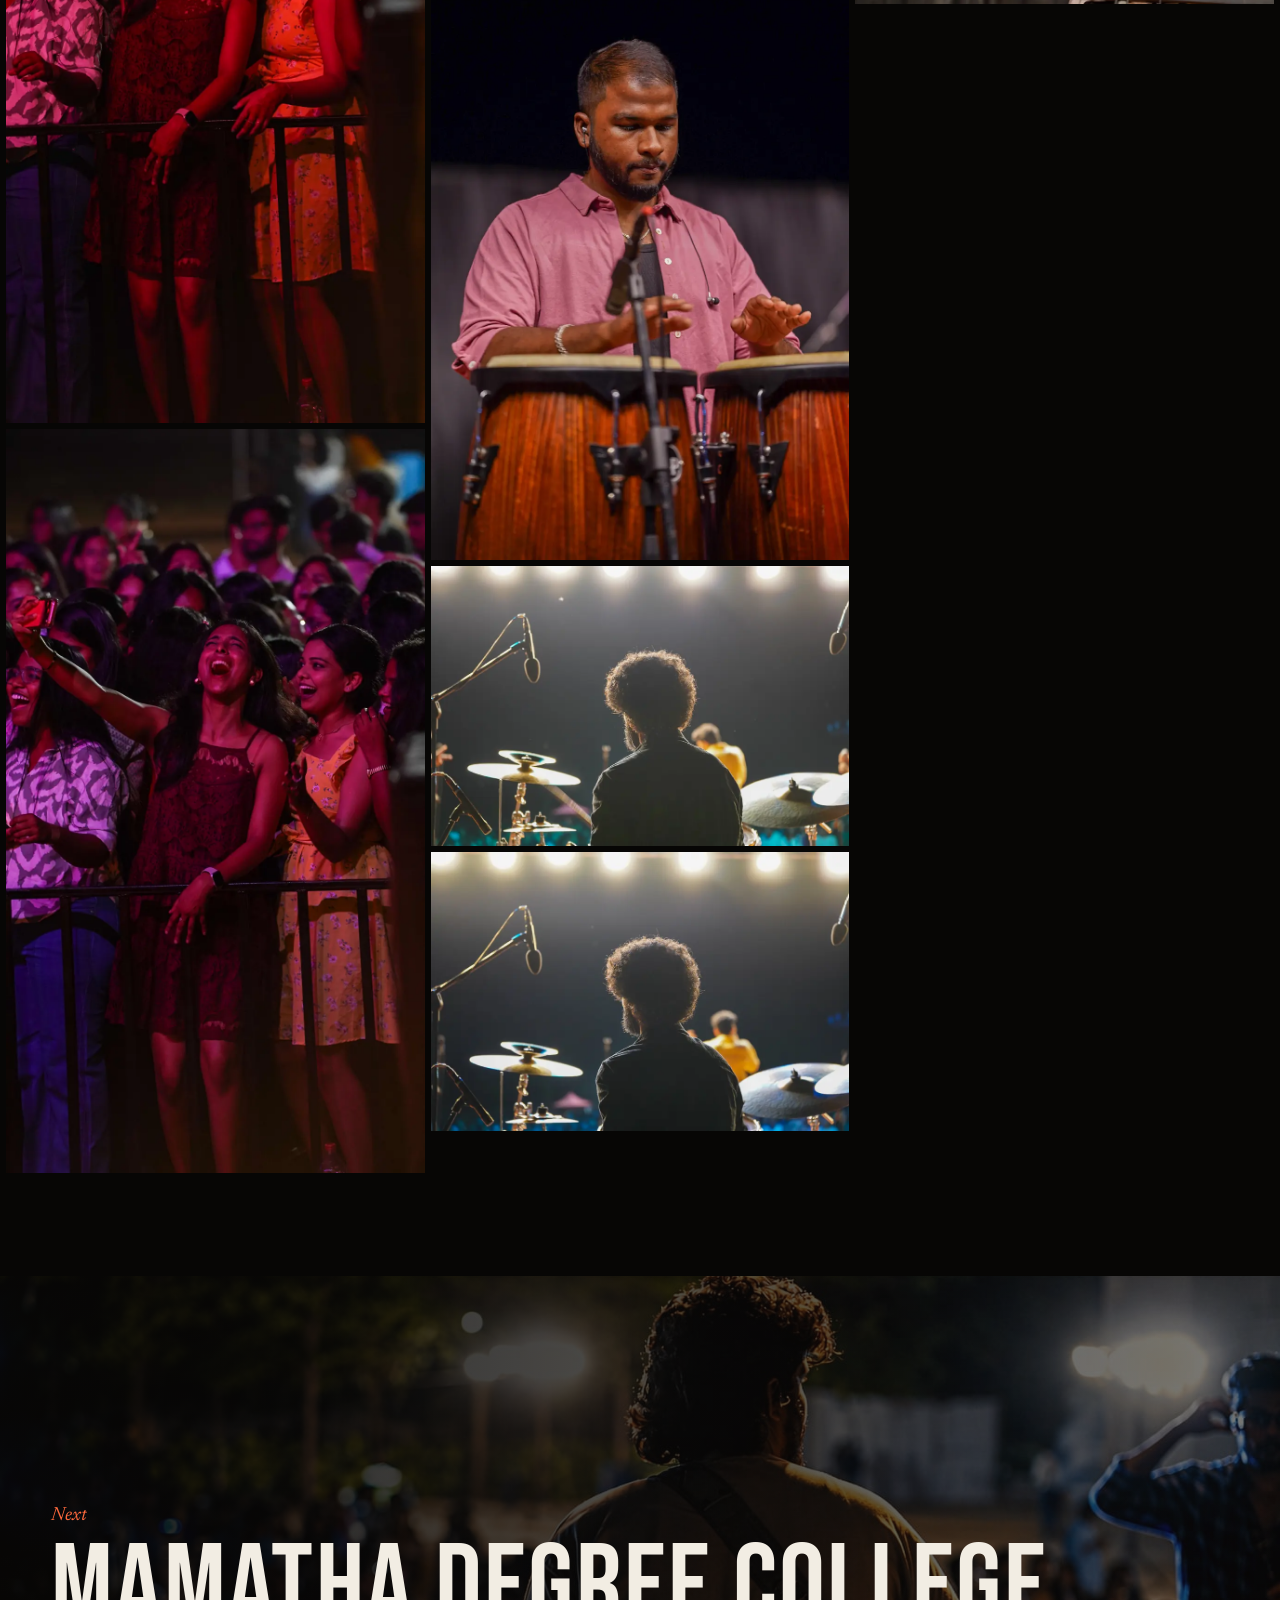
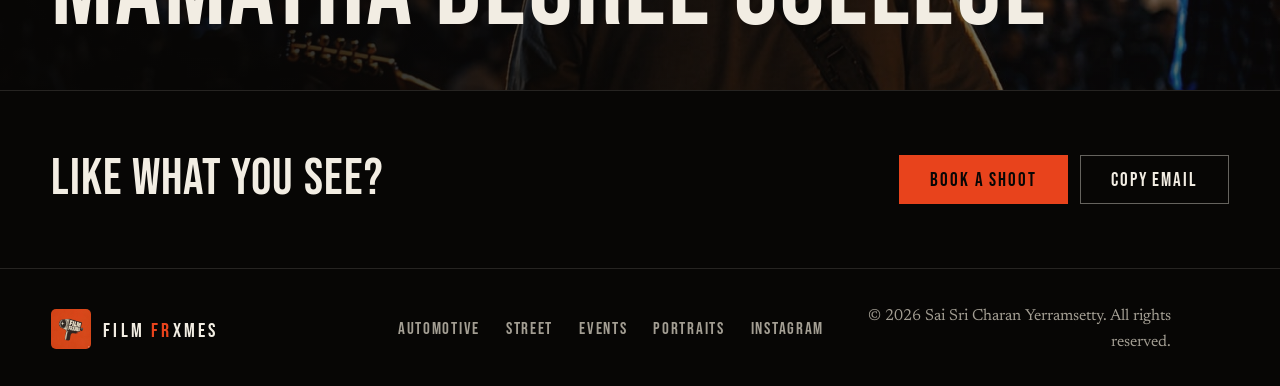
<file: events.html>
<!DOCTYPE html>
<html lang="en">
<head>
  <meta charset="UTF-8">
  <meta name="viewport" content="width=device-width, initial-scale=1">
  <title>Events — Film Frxmes</title>
  <meta name="description" content="Event photography from Hyderabad: festivals and rituals, plus full coverage of the Mahaveer Institute of Medical Sciences college event, May 2026.">
  <meta name="theme-color" content="#070605">
  <meta property="og:title" content="Events — Film Frxmes">
  <meta property="og:description" content="Event photography from Hyderabad: festivals and rituals, plus full coverage of the Mahaveer Institute of Medical Sciences college event, May 2026.">
  <meta property="og:image" content="images/logo.jpeg">
  <meta property="og:type" content="website">
  <link rel="icon" type="image/jpeg" href="images/logo.jpeg">
  <link rel="preconnect" href="https://fonts.googleapis.com">
  <link rel="preconnect" href="https://fonts.gstatic.com" crossorigin>
  <link href="https://fonts.googleapis.com/css2?family=Bebas+Neue&amp;family=Newsreader:ital,opsz,wght@0,6..72,400;0,6..72,500;1,6..72,400&amp;display=swap" rel="stylesheet">
  <link rel="stylesheet" href="assets/css/site.css">
  <script>
    (function (d) {
      d.classList.add('js');
      try {
        if (sessionStorage.getItem('ffT')) { d.classList.add('shutter-closed'); sessionStorage.removeItem('ffT'); }
        
      } catch (e) {}
    })(document.documentElement);
  </script>
  <noscript><style>.slide{opacity:1}.slide .sharp{filter:none;transform:none}</style></noscript>
</head>
<body>
  <a class="skip" href="#main">Skip to content</a>
  <div class="progress" aria-hidden="true"></div>
  <div class="shutter" aria-hidden="true"><i></i><i></i></div>

  <header class="nav" id="nav">
    <a class="brand" href="index.html"><img src="images/logo.jpeg" alt="" width="42" height="42"><span class="wm">FILM <b>FR</b>XMES</span></a>
    <nav class="nav-links" aria-label="Primary">
        <a href="automotive.html">Automotive</a>
        <a href="street.html">Street</a>
        <a href="events.html" aria-current="page">Events</a>
        <a href="portraits.html">Portraits</a>
        <a href="index.html#about">About</a>
        <a href="index.html#contact">Contact</a>
    </nav>
    <a class="btn btn-sm btn-solid" href="index.html#contact">Book a shoot</a>
    <button class="burger" type="button" aria-label="Open menu" aria-expanded="false" aria-controls="menu"><span></span><span></span></button>
  </header>

  <div class="menu" id="menu">
    <a class="m-link" href="automotive.html" style="--i:0">Automotive</a>
    <a class="m-link" href="street.html" style="--i:1">Street</a>
    <a class="m-link" href="events.html" style="--i:2" aria-current="page">Events</a>
    <a class="m-link" href="portraits.html" style="--i:3">Portraits</a>
    <a class="m-link" href="index.html#about" style="--i:4">About</a>
    <a class="m-link" href="index.html#contact" style="--i:5">Contact</a>
    <p class="menu-foot"><a class="tlink" href="mailto:saicharan2228@gmail.com">saicharan2228@gmail.com</a><a class="tlink" href="https://www.instagram.com/film.frxmes/?hl=en" target="_blank" rel="noopener">Instagram</a></p>
  </div>

  <main id="main">
    <header class="page-hero">
      <p class="crumbs"><a href="index.html">Film Frxmes</a><span aria-hidden="true">/</span>Events</p>
      <h1 class="page-title" data-focus>Events</h1>
      <div class="page-info">
        <p class="page-desc" data-focus>Capturing celebrations, rituals, and shared human moments. These are the frames that carry culture forward.</p>
        <p class="page-meta" data-focus><span>Cultural photography</span><span>Hyderabad</span></p>
      </div>
    </header>

    <div class="block-head" style="padding-top:0">
      <h2 data-focus>Festivals and rituals</h2>
      <p data-focus>Sankranti, the Ganesh festival, Sabarimala and sacred rituals.</p>
    </div>
    <div class="festivals">
      <a class="g-item" href="images/sankranti.jpeg" data-cap="Sankranti Festival, Hyderabad" data-cursor="View" data-focus>
        <img src="thumbs/images/sankranti.webp" width="658" height="1040" alt="Bulls pulling a decorated cart down a Sankranti street" loading="eager" decoding="async">
        <span class="g-cap">Sankranti Festival, Hyderabad</span>
      </a>
      <a class="g-item" href="images/pooja.jpeg" data-cap="Sacred Rituals" data-cursor="View" data-focus>
        <img src="thumbs/images/pooja.webp" width="900" height="1200" alt="Sepia photograph of a ritual fire" loading="eager" decoding="async">
        <span class="g-cap">Sacred Rituals</span>
      </a>
      <a class="g-item" href="images/ganesh.jpeg" data-cap="Ganesh Festival" data-cursor="View" data-focus>
        <img src="thumbs/images/ganesh.webp" width="900" height="1200" alt="Colourful Ganesh idol with garlands" loading="eager" decoding="async">
        <span class="g-cap">Ganesh Festival</span>
      </a>
      <a class="g-item" href="images/sabarimala.jpeg" data-cap="Sabarimala Pilgrimage" data-cursor="View" data-focus>
        <img src="thumbs/images/sabarimala.webp" width="900" height="1108" alt="Black and white night scene of a temple entrance with lights" loading="eager" decoding="async">
        <span class="g-cap">Sabarimala Pilgrimage</span>
      </a>
    </div>

    <div class="block-head" id="mimsGallery">
      <h2 data-focus>Mahaveer Institute of Medical Sciences</h2>
      <p data-focus>Event coverage, May 2026. A day in frames, college event, Hyderabad.</p>
    </div>
    <div class="gallery">
      <a class="g-item" href="Mahaveer/IMG_7352.JPG.jpeg" data-cap="Mahaveer Institute of Medical Sciences" data-cursor="View" data-focus>
        <img src="thumbs/Mahaveer/img-7352-jpg.webp" width="900" height="506" alt="Vocalist seen from behind, singing to a packed crowd under orange stage lights" loading="eager" decoding="async">
      </a>
      <a class="g-item" href="Mahaveer/IMG_7353.JPG.jpeg" data-cap="Mahaveer Institute of Medical Sciences" data-cursor="View" data-focus>
        <img src="thumbs/Mahaveer/img-7353-jpg.webp" width="835" height="1012" alt="Audience with hands raised in warm yellow light" loading="eager" decoding="async">
      </a>
      <a class="g-item" href="Mahaveer/IMG_7354.JPG.jpeg" data-cap="Mahaveer Institute of Medical Sciences" data-cursor="View" data-focus>
        <img src="thumbs/Mahaveer/img-7354-jpg.webp" width="900" height="1600" alt="Bassist walking across a stage beside a music stand" loading="eager" decoding="async">
      </a>
      <a class="g-item" href="Mahaveer/IMG_7355.JPG.jpeg" data-cap="Mahaveer Institute of Medical Sciences" data-cursor="View" data-focus>
        <img src="thumbs/Mahaveer/img-7355-jpg.webp" width="900" height="1600" alt="Crowd at the barricade laughing and singing in magenta light" loading="lazy" decoding="async">
      </a>
      <a class="g-item" href="Mahaveer/IMG_7356.JPG.jpeg" data-cap="Mahaveer Institute of Medical Sciences" data-cursor="View" data-focus>
        <img src="thumbs/Mahaveer/img-7356-jpg.webp" width="900" height="1600" alt="Crowd at the barricade laughing and singing in purple light" loading="lazy" decoding="async">
      </a>
      <a class="g-item" href="Mahaveer/IMG_7357.JPG.jpeg" data-cap="Mahaveer Institute of Medical Sciences" data-cursor="View" data-focus>
        <img src="thumbs/Mahaveer/img-7357-jpg.webp" width="900" height="506" alt="Drummer seen from behind among cymbals and drums" loading="lazy" decoding="async">
      </a>
      <a class="g-item" href="Mahaveer/IMG_7358.JPG.jpeg" data-cap="Mahaveer Institute of Medical Sciences" data-cursor="View" data-focus>
        <img src="thumbs/Mahaveer/img-7358-jpg.webp" width="900" height="1600" alt="Keyboardist singing into a microphone" loading="lazy" decoding="async">
      </a>
      <a class="g-item" href="Mahaveer/IMG_7359.JPG.jpeg" data-cap="Mahaveer Institute of Medical Sciences" data-cursor="View" data-focus>
        <img src="thumbs/Mahaveer/img-7359-jpg.webp" width="900" height="506" alt="Audience members filming on their phones in violet light" loading="lazy" decoding="async">
      </a>
      <a class="g-item" href="Mahaveer/IMG_7360.JPG.jpeg" data-cap="Mahaveer Institute of Medical Sciences" data-cursor="View" data-focus>
        <img src="thumbs/Mahaveer/img-7360-jpg.webp" width="900" height="506" alt="Singer in a yellow shirt pointing into the crowd" loading="lazy" decoding="async">
      </a>
      <a class="g-item" href="Mahaveer/IMG_7368.JPG.jpeg" data-cap="Mahaveer Institute of Medical Sciences" data-cursor="View" data-focus>
        <img src="thumbs/Mahaveer/img-7368-jpg.webp" width="900" height="601" alt="Vocalist in a yellow shirt facing the audience at night" loading="lazy" decoding="async">
      </a>
      <a class="g-item" href="Mahaveer/IMG_7369.JPG.jpeg" data-cap="Mahaveer Institute of Medical Sciences" data-cursor="View" data-focus>
        <img src="thumbs/Mahaveer/img-7369-jpg.webp" width="900" height="1347" alt="Percussionist playing congas behind a microphone" loading="lazy" decoding="async">
      </a>
      <a class="g-item" href="Mahaveer/IMG_7370.JPG.jpeg" data-cap="Mahaveer Institute of Medical Sciences" data-cursor="View" data-focus>
        <img src="thumbs/Mahaveer/img-7370-jpg.webp" width="900" height="601" alt="Drummer from behind against bright stage lights" loading="lazy" decoding="async">
      </a>
      <a class="g-item" href="Mahaveer/IMG_7371.JPG.jpeg" data-cap="Mahaveer Institute of Medical Sciences" data-cursor="View" data-focus>
        <img src="thumbs/Mahaveer/img-7371-jpg.webp" width="900" height="601" alt="Drummer from behind under stage lights, second angle" loading="lazy" decoding="async">
      </a>
      <a class="g-item" href="Mahaveer/IMG_7372.JPG.jpeg" data-cap="Mahaveer Institute of Medical Sciences" data-cursor="View" data-focus>
        <img src="thumbs/Mahaveer/img-7372-jpg.webp" width="900" height="1347" alt="Bassist smiling on stage between two microphones" loading="lazy" decoding="async">
      </a>
      <a class="g-item" href="Mahaveer/IMG_7376.JPG.jpeg" data-cap="Mahaveer Institute of Medical Sciences" data-cursor="View" data-focus>
        <img src="thumbs/Mahaveer/img-7376-jpg.webp" width="900" height="601" alt="Guitarist seen from behind against blue audience lights" loading="lazy" decoding="async">
      </a>
      <a class="g-item" href="Mahaveer/IMG_7377.JPG.jpeg" data-cap="Mahaveer Institute of Medical Sciences" data-cursor="View" data-focus>
        <img src="thumbs/Mahaveer/img-7377-jpg.webp" width="900" height="1347" alt="Percussionist in a pink shirt playing on stage" loading="lazy" decoding="async">
      </a>
      <a class="g-item" href="Mahaveer/IMG_7378.JPG.jpeg" data-cap="Mahaveer Institute of Medical Sciences" data-cursor="View" data-focus>
        <img src="thumbs/Mahaveer/img-7378-jpg.webp" width="900" height="601" alt="Keyboardist smiling behind a keyboard against a dark curtain" loading="lazy" decoding="async">
      </a>
    </div>

    <a class="next" href="mamatha.html" data-cursor="Next">
      <img src="MAMATHA/dfg.jpeg" alt="" loading="lazy" style="object-position:50% 45%">
      <span class="next-txt"><em>Next</em><strong>Mamatha Degree College</strong></span>
    </a>


    <section class="mini-cta" aria-label="Contact">
      <p>Like what you see?</p>
      <div class="row">
        <a class="btn btn-solid" href="index.html#contact">Book a shoot</a>
        <button class="btn btn-ghost" type="button" data-copy="saicharan2228@gmail.com">Copy email</button>
      </div>
    </section>
  </main>

  <footer class="footer">
    <a class="brand" href="index.html"><img src="images/logo.jpeg" alt="" width="42" height="42"><span class="wm">FILM <b>FR</b>XMES</span></a>
    <nav class="footer-links" aria-label="Footer">
      <a href="automotive.html">Automotive</a>
      <a href="street.html">Street</a>
      <a href="events.html">Events</a>
      <a href="portraits.html">Portraits</a>
      <a href="https://www.instagram.com/film.frxmes/?hl=en" target="_blank" rel="noopener">Instagram</a>
    </nav>
    <p class="footer-end">© 2026 Sai Sri Charan Yerramsetty. All rights reserved.</p>
  </footer>

  <button class="to-top" type="button" aria-label="Back to top"><svg viewBox="0 0 24 24" fill="none" stroke="currentColor" stroke-width="1.8" stroke-linecap="square"><path d="M5 15l7-7 7 7"/></svg></button>
  <script src="assets/js/main.js"></script>
</body>
</html>
</file>
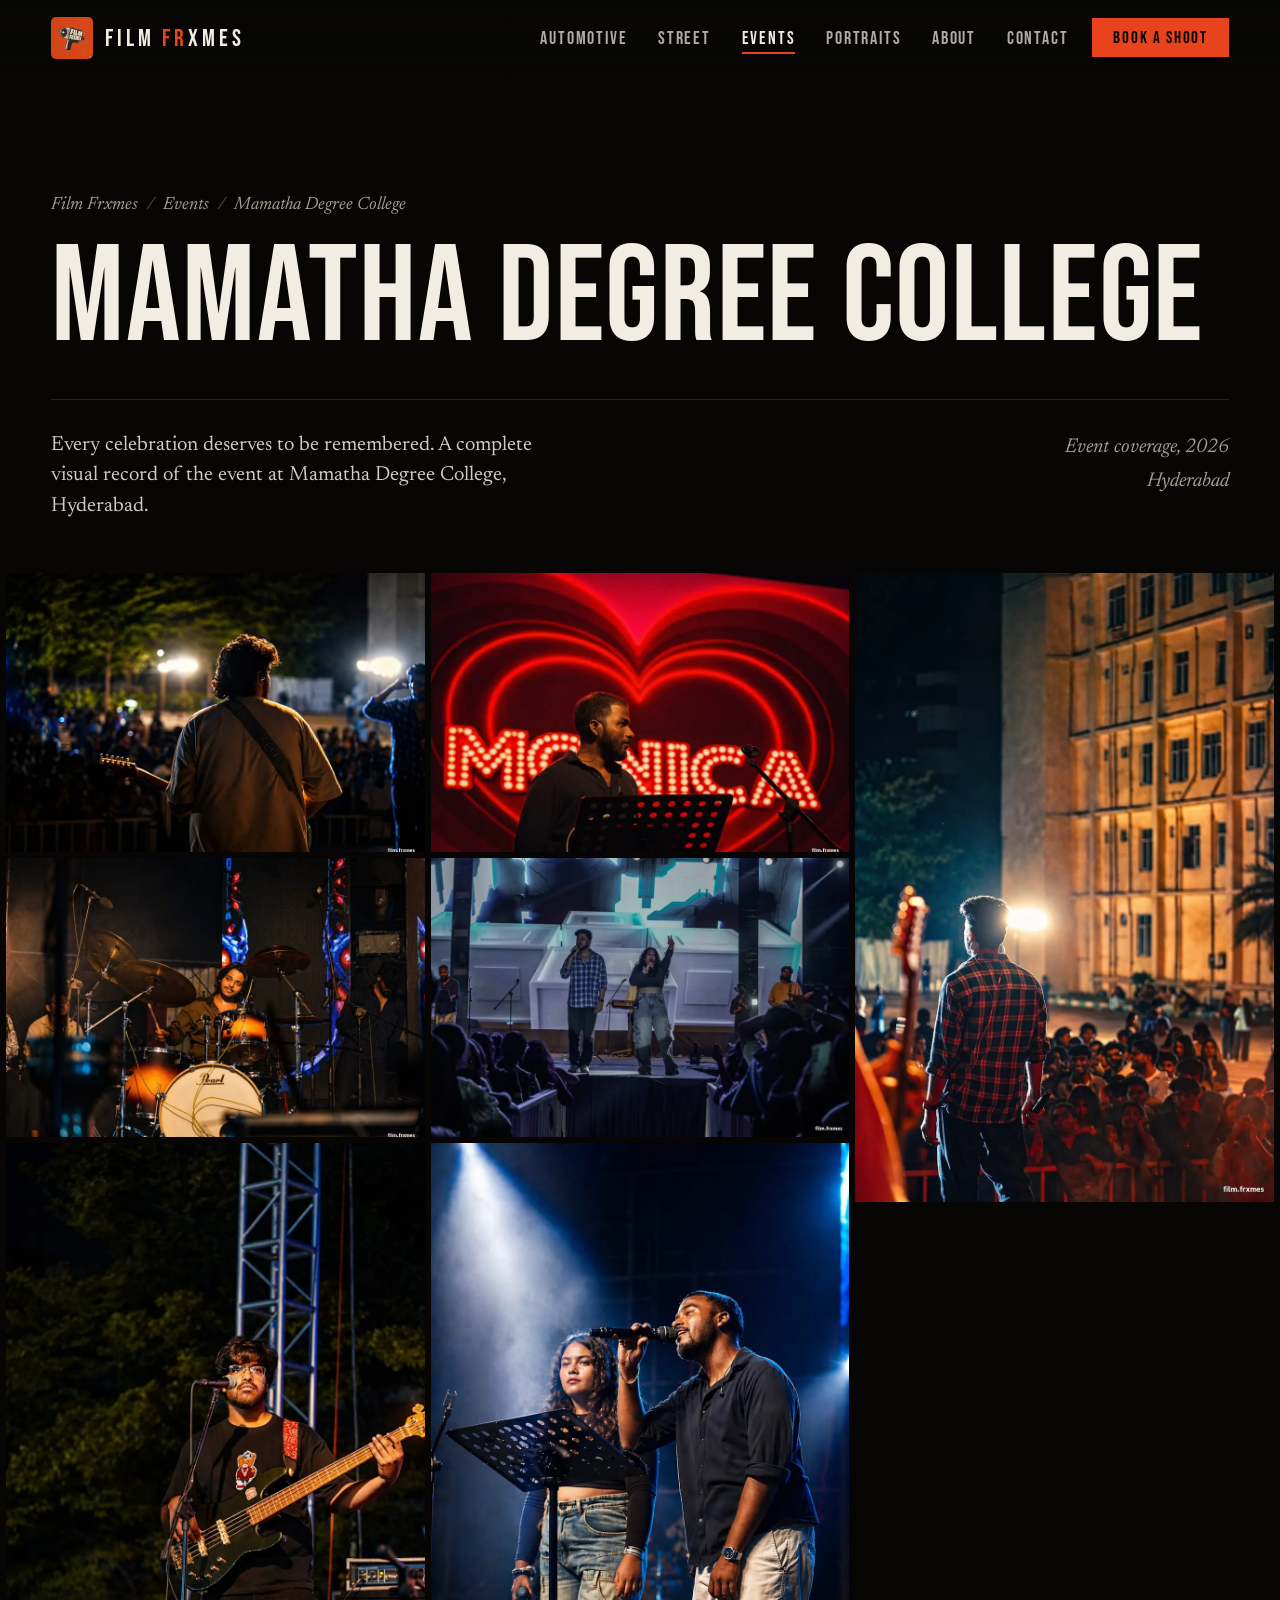
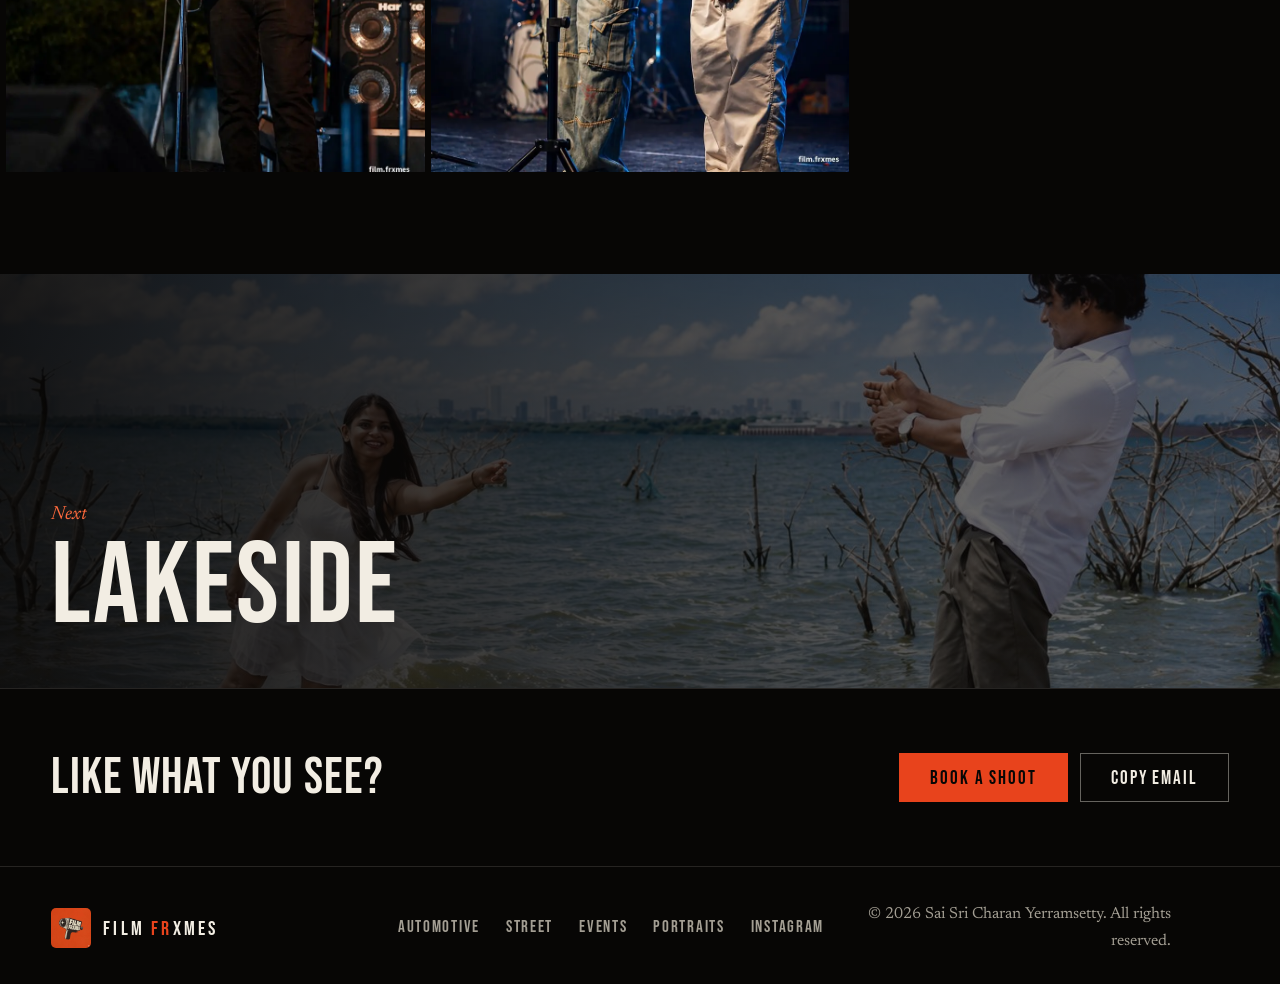
<file: mamatha.html>
<!DOCTYPE html>
<html lang="en">
<head>
  <meta charset="UTF-8">
  <meta name="viewport" content="width=device-width, initial-scale=1">
  <title>Mamatha Degree College — Film Frxmes</title>
  <meta name="description" content="Event coverage of a college celebration at Mamatha Degree College, Hyderabad, 2026.">
  <meta name="theme-color" content="#070605">
  <meta property="og:title" content="Mamatha Degree College — Film Frxmes">
  <meta property="og:description" content="Event coverage of a college celebration at Mamatha Degree College, Hyderabad, 2026.">
  <meta property="og:image" content="images/logo.jpeg">
  <meta property="og:type" content="website">
  <link rel="icon" type="image/jpeg" href="images/logo.jpeg">
  <link rel="preconnect" href="https://fonts.googleapis.com">
  <link rel="preconnect" href="https://fonts.gstatic.com" crossorigin>
  <link href="https://fonts.googleapis.com/css2?family=Bebas+Neue&amp;family=Newsreader:ital,opsz,wght@0,6..72,400;0,6..72,500;1,6..72,400&amp;display=swap" rel="stylesheet">
  <link rel="stylesheet" href="assets/css/site.css">
  <script>
    (function (d) {
      d.classList.add('js');
      try {
        if (sessionStorage.getItem('ffT')) { d.classList.add('shutter-closed'); sessionStorage.removeItem('ffT'); }
        
      } catch (e) {}
    })(document.documentElement);
  </script>
  <noscript><style>.slide{opacity:1}.slide .sharp{filter:none;transform:none}</style></noscript>
</head>
<body>
  <a class="skip" href="#main">Skip to content</a>
  <div class="progress" aria-hidden="true"></div>
  <div class="shutter" aria-hidden="true"><i></i><i></i></div>

  <header class="nav" id="nav">
    <a class="brand" href="index.html"><img src="images/logo.jpeg" alt="" width="42" height="42"><span class="wm">FILM <b>FR</b>XMES</span></a>
    <nav class="nav-links" aria-label="Primary">
        <a href="automotive.html">Automotive</a>
        <a href="street.html">Street</a>
        <a href="events.html" aria-current="page">Events</a>
        <a href="portraits.html">Portraits</a>
        <a href="index.html#about">About</a>
        <a href="index.html#contact">Contact</a>
    </nav>
    <a class="btn btn-sm btn-solid" href="index.html#contact">Book a shoot</a>
    <button class="burger" type="button" aria-label="Open menu" aria-expanded="false" aria-controls="menu"><span></span><span></span></button>
  </header>

  <div class="menu" id="menu">
    <a class="m-link" href="automotive.html" style="--i:0">Automotive</a>
    <a class="m-link" href="street.html" style="--i:1">Street</a>
    <a class="m-link" href="events.html" style="--i:2" aria-current="page">Events</a>
    <a class="m-link" href="portraits.html" style="--i:3">Portraits</a>
    <a class="m-link" href="index.html#about" style="--i:4">About</a>
    <a class="m-link" href="index.html#contact" style="--i:5">Contact</a>
    <p class="menu-foot"><a class="tlink" href="mailto:saicharan2228@gmail.com">saicharan2228@gmail.com</a><a class="tlink" href="https://www.instagram.com/film.frxmes/?hl=en" target="_blank" rel="noopener">Instagram</a></p>
  </div>

  <main id="main">
    <header class="page-hero">
      <p class="crumbs"><a href="index.html">Film Frxmes</a><span aria-hidden="true">/</span><a href="events.html">Events</a><span aria-hidden="true">/</span>Mamatha Degree College</p>
      <h1 class="page-title is-long" data-focus>Mamatha Degree College</h1>
      <div class="page-info">
        <p class="page-desc" data-focus>Every celebration deserves to be remembered. A complete visual record of the event at Mamatha Degree College, Hyderabad.</p>
        <p class="page-meta" data-focus><span>Event coverage, 2026</span><span>Hyderabad</span></p>
      </div>
    </header>

    <div class="gallery">
      <a class="g-item" href="MAMATHA/dfg.jpeg" data-cap="Mamatha Degree College" data-cursor="View" data-focus>
        <img src="thumbs/MAMATHA/dfg.webp" width="900" height="600" alt="Guitarist seen from behind, facing a crowd at night" loading="eager" decoding="async">
      </a>
      <a class="g-item" href="MAMATHA/dsf.jpeg" data-cap="Mamatha Degree College" data-cursor="View" data-focus>
        <img src="thumbs/MAMATHA/dsf.webp" width="900" height="600" alt="Drummer at a Pearl kit under blue and red stage lights" loading="eager" decoding="async">
      </a>
      <a class="g-item" href="MAMATHA/fdg.jpeg" data-cap="Mamatha Degree College" data-cursor="View" data-focus>
        <img src="thumbs/MAMATHA/fdg.webp" width="900" height="1352" alt="Bassist on stage in front of a lighting truss" loading="eager" decoding="async">
      </a>
      <a class="g-item" href="MAMATHA/grdfhn.jpeg" data-cap="Mamatha Degree College" data-cursor="View" data-focus>
        <img src="thumbs/MAMATHA/grdfhn.webp" width="900" height="600" alt="Performer in front of a glowing red heart-shaped neon sign" loading="lazy" decoding="async">
      </a>
      <a class="g-item" href="MAMATHA/lll.jpeg" data-cap="Mamatha Degree College" data-cursor="View" data-focus>
        <img src="thumbs/MAMATHA/lll.webp" width="900" height="600" alt="Two performers on a lit stage with an audience in front" loading="lazy" decoding="async">
      </a>
      <a class="g-item" href="MAMATHA/sd.jpeg" data-cap="Mamatha Degree College" data-cursor="View" data-focus>
        <img src="thumbs/MAMATHA/sd.webp" width="900" height="1352" alt="A duo singing together at one microphone in blue light" loading="lazy" decoding="async">
      </a>
      <a class="g-item" href="MAMATHA/WhatsApp%20Image%202026-05-19%20at%2010.46.01%20AM.jpeg" data-cap="Mamatha Degree College" data-cursor="View" data-focus>
        <img src="thumbs/MAMATHA/whatsapp-image-2026-05-19-at-10-46-01-am.webp" width="900" height="1352" alt="Musician in a checked shirt looking out at the crowd beside a lit college building" loading="lazy" decoding="async">
      </a>
    </div>

    <a class="next" href="portraits.html" data-cursor="Next">
      <img src="portraits/lakeside-03.jpeg" alt="" loading="lazy" style="object-position:50% 30%">
      <span class="next-txt"><em>Next</em><strong>Lakeside</strong></span>
    </a>


    <section class="mini-cta" aria-label="Contact">
      <p>Like what you see?</p>
      <div class="row">
        <a class="btn btn-solid" href="index.html#contact">Book a shoot</a>
        <button class="btn btn-ghost" type="button" data-copy="saicharan2228@gmail.com">Copy email</button>
      </div>
    </section>
  </main>

  <footer class="footer">
    <a class="brand" href="index.html"><img src="images/logo.jpeg" alt="" width="42" height="42"><span class="wm">FILM <b>FR</b>XMES</span></a>
    <nav class="footer-links" aria-label="Footer">
      <a href="automotive.html">Automotive</a>
      <a href="street.html">Street</a>
      <a href="events.html">Events</a>
      <a href="portraits.html">Portraits</a>
      <a href="https://www.instagram.com/film.frxmes/?hl=en" target="_blank" rel="noopener">Instagram</a>
    </nav>
    <p class="footer-end">© 2026 Sai Sri Charan Yerramsetty. All rights reserved.</p>
  </footer>

  <button class="to-top" type="button" aria-label="Back to top"><svg viewBox="0 0 24 24" fill="none" stroke="currentColor" stroke-width="1.8" stroke-linecap="square"><path d="M5 15l7-7 7 7"/></svg></button>
  <script src="assets/js/main.js"></script>
</body>
</html>
</file>
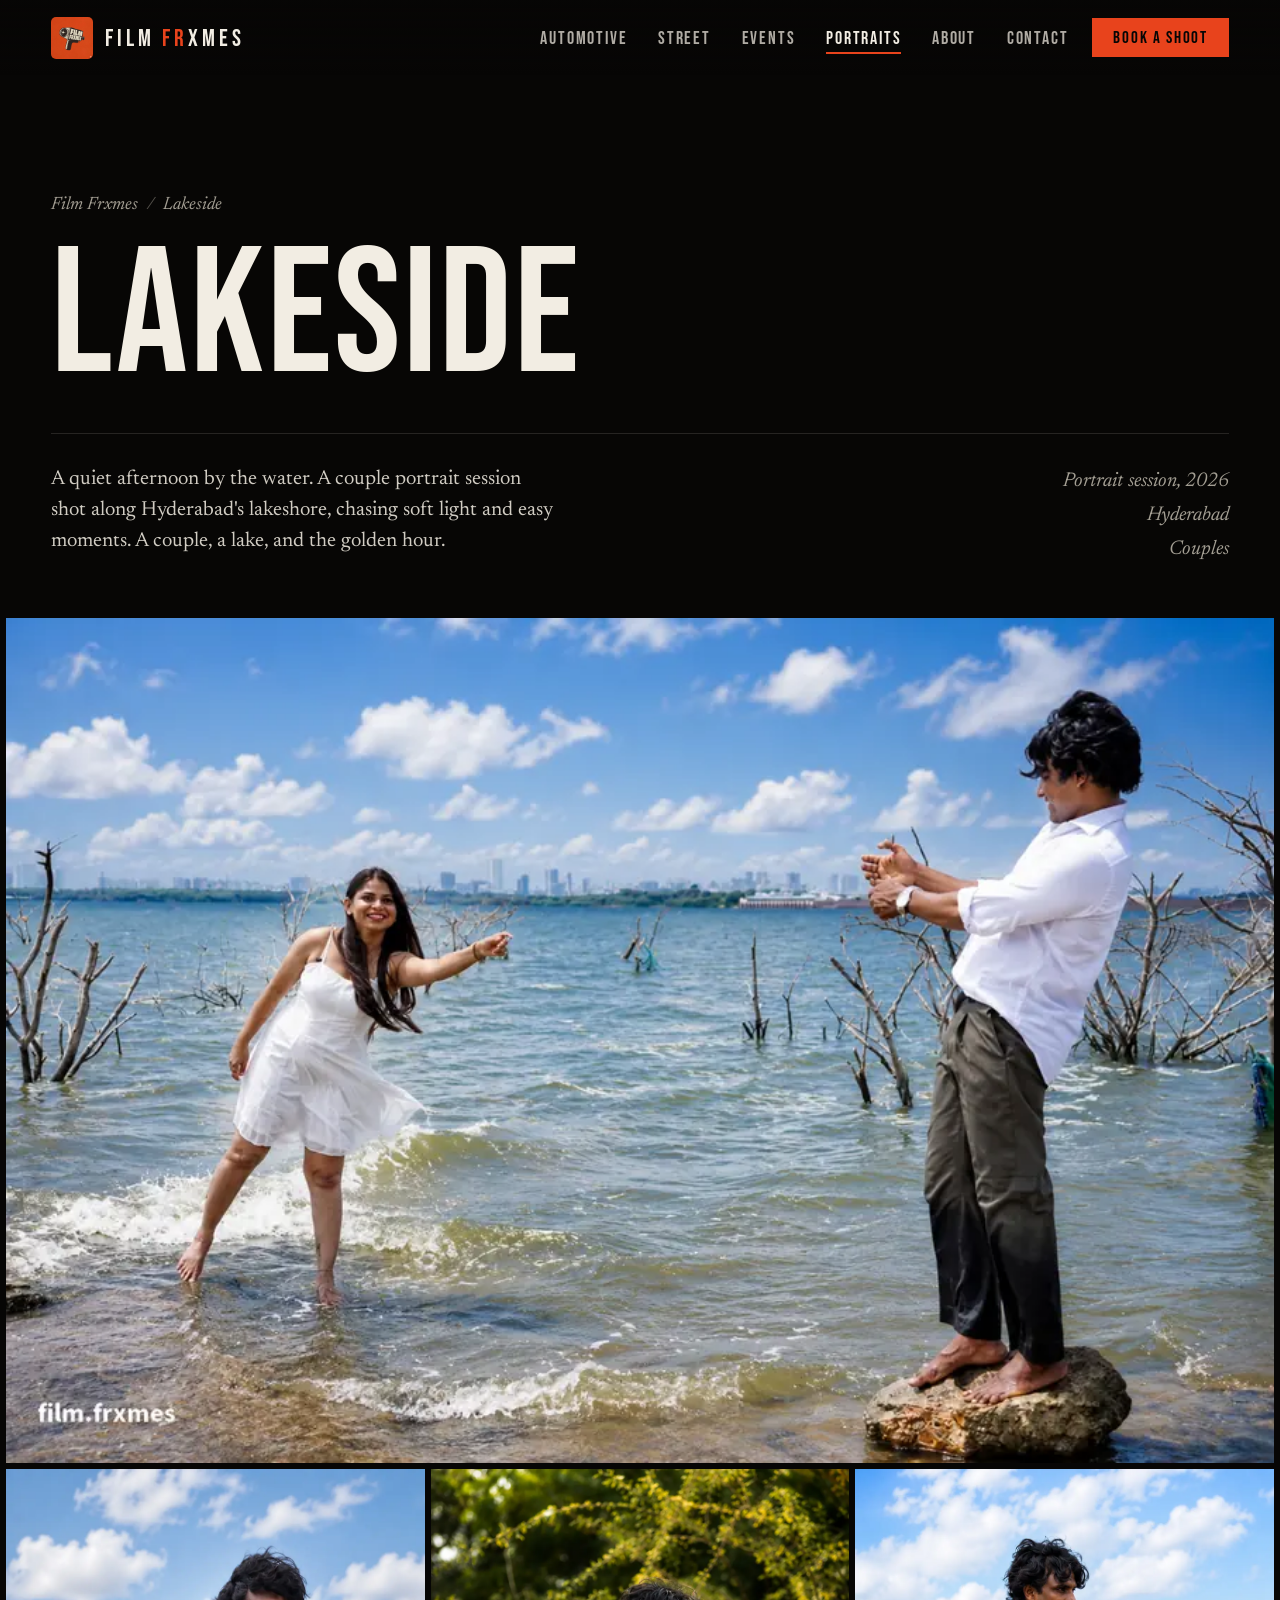
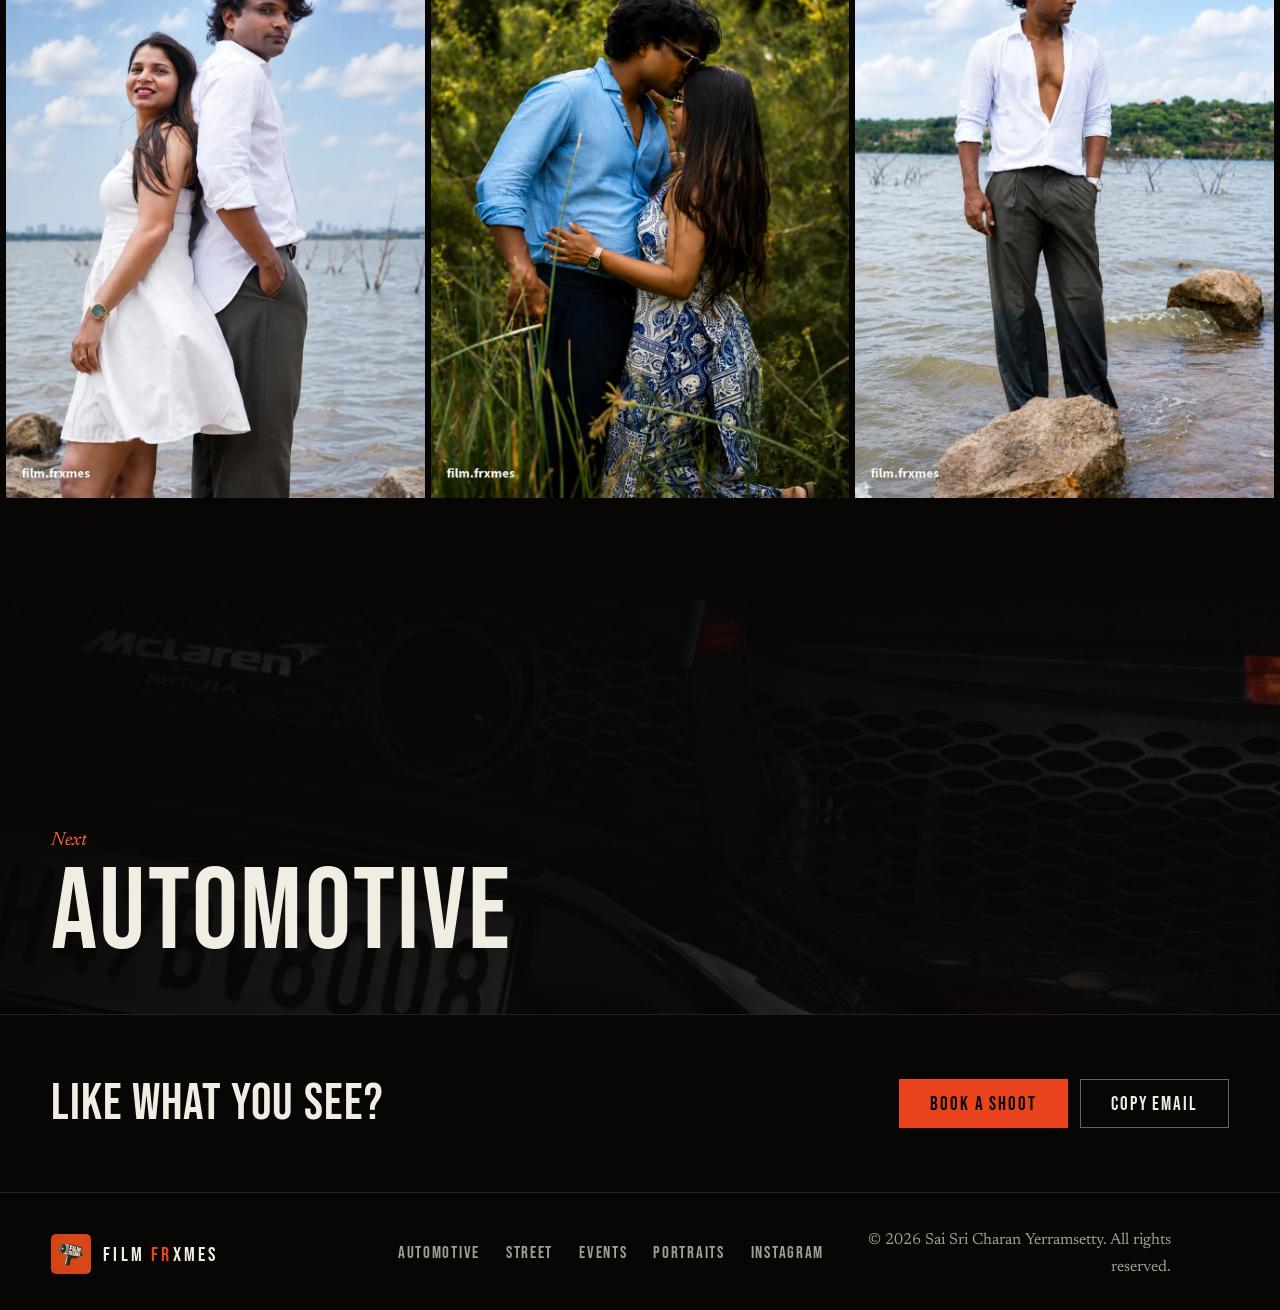
<file: portraits.html>
<!DOCTYPE html>
<html lang="en">
<head>
  <meta charset="UTF-8">
  <meta name="viewport" content="width=device-width, initial-scale=1">
  <title>Lakeside — Film Frxmes</title>
  <meta name="description" content="A couple portrait session along Hyderabad&#x27;s lakeshore: soft light, easy moments and the golden hour.">
  <meta name="theme-color" content="#070605">
  <meta property="og:title" content="Lakeside — Film Frxmes">
  <meta property="og:description" content="A couple portrait session along Hyderabad&#x27;s lakeshore: soft light, easy moments and the golden hour.">
  <meta property="og:image" content="images/logo.jpeg">
  <meta property="og:type" content="website">
  <link rel="icon" type="image/jpeg" href="images/logo.jpeg">
  <link rel="preconnect" href="https://fonts.googleapis.com">
  <link rel="preconnect" href="https://fonts.gstatic.com" crossorigin>
  <link href="https://fonts.googleapis.com/css2?family=Bebas+Neue&amp;family=Newsreader:ital,opsz,wght@0,6..72,400;0,6..72,500;1,6..72,400&amp;display=swap" rel="stylesheet">
  <link rel="stylesheet" href="assets/css/site.css">
  <script>
    (function (d) {
      d.classList.add('js');
      try {
        if (sessionStorage.getItem('ffT')) { d.classList.add('shutter-closed'); sessionStorage.removeItem('ffT'); }
        
      } catch (e) {}
    })(document.documentElement);
  </script>
  <noscript><style>.slide{opacity:1}.slide .sharp{filter:none;transform:none}</style></noscript>
</head>
<body>
  <a class="skip" href="#main">Skip to content</a>
  <div class="progress" aria-hidden="true"></div>
  <div class="shutter" aria-hidden="true"><i></i><i></i></div>

  <header class="nav" id="nav">
    <a class="brand" href="index.html"><img src="images/logo.jpeg" alt="" width="42" height="42"><span class="wm">FILM <b>FR</b>XMES</span></a>
    <nav class="nav-links" aria-label="Primary">
        <a href="automotive.html">Automotive</a>
        <a href="street.html">Street</a>
        <a href="events.html">Events</a>
        <a href="portraits.html" aria-current="page">Portraits</a>
        <a href="index.html#about">About</a>
        <a href="index.html#contact">Contact</a>
    </nav>
    <a class="btn btn-sm btn-solid" href="index.html#contact">Book a shoot</a>
    <button class="burger" type="button" aria-label="Open menu" aria-expanded="false" aria-controls="menu"><span></span><span></span></button>
  </header>

  <div class="menu" id="menu">
    <a class="m-link" href="automotive.html" style="--i:0">Automotive</a>
    <a class="m-link" href="street.html" style="--i:1">Street</a>
    <a class="m-link" href="events.html" style="--i:2">Events</a>
    <a class="m-link" href="portraits.html" style="--i:3" aria-current="page">Portraits</a>
    <a class="m-link" href="index.html#about" style="--i:4">About</a>
    <a class="m-link" href="index.html#contact" style="--i:5">Contact</a>
    <p class="menu-foot"><a class="tlink" href="mailto:saicharan2228@gmail.com">saicharan2228@gmail.com</a><a class="tlink" href="https://www.instagram.com/film.frxmes/?hl=en" target="_blank" rel="noopener">Instagram</a></p>
  </div>

  <main id="main">
    <header class="page-hero">
      <p class="crumbs"><a href="index.html">Film Frxmes</a><span aria-hidden="true">/</span>Lakeside</p>
      <h1 class="page-title" data-focus>Lakeside</h1>
      <div class="page-info">
        <p class="page-desc" data-focus>A quiet afternoon by the water. A couple portrait session shot along Hyderabad&#x27;s lakeshore, chasing soft light and easy moments. A couple, a lake, and the golden hour.</p>
        <p class="page-meta" data-focus><span>Portrait session, 2026</span><span>Hyderabad</span><span>Couples</span></p>
      </div>
    </header>

    <div class="lead-grid">
      <a class="g-item" href="portraits/lakeside-03.jpeg" data-cap="Lakeside" data-cursor="View" data-focus>
        <img src="thumbs/portraits/lakeside-03.webp" width="900" height="600" alt="Couple laughing by the lake" loading="eager" decoding="async">
      </a>
      <a class="g-item" href="portraits/lakeside-01.jpeg" data-cap="Lakeside" data-cursor="View" data-focus>
        <img src="thumbs/portraits/lakeside-01.webp" width="900" height="1352" alt="Couple standing back to back by the lake" loading="eager" decoding="async">
      </a>
      <a class="g-item" href="portraits/meadow-embrace.jpeg" data-cap="Lakeside" data-cursor="View" data-focus>
        <img src="thumbs/portraits/meadow-embrace.webp" width="900" height="1352" alt="Couple embracing in tall grass" loading="eager" decoding="async">
      </a>
      <a class="g-item" href="portraits/lakeside-02.jpeg" data-cap="Lakeside" data-cursor="View" data-focus>
        <img src="thumbs/portraits/lakeside-02.webp" width="900" height="1352" alt="Portrait of a man by the water&#x27;s edge" loading="eager" decoding="async">
      </a>
    </div>

    <a class="next" href="automotive.html" data-cursor="Next">
      <img src="images/car3.jpeg" alt="" loading="lazy" style="object-position:50% 74%">
      <span class="next-txt"><em>Next</em><strong>Automotive</strong></span>
    </a>


    <section class="mini-cta" aria-label="Contact">
      <p>Like what you see?</p>
      <div class="row">
        <a class="btn btn-solid" href="index.html#contact">Book a shoot</a>
        <button class="btn btn-ghost" type="button" data-copy="saicharan2228@gmail.com">Copy email</button>
      </div>
    </section>
  </main>

  <footer class="footer">
    <a class="brand" href="index.html"><img src="images/logo.jpeg" alt="" width="42" height="42"><span class="wm">FILM <b>FR</b>XMES</span></a>
    <nav class="footer-links" aria-label="Footer">
      <a href="automotive.html">Automotive</a>
      <a href="street.html">Street</a>
      <a href="events.html">Events</a>
      <a href="portraits.html">Portraits</a>
      <a href="https://www.instagram.com/film.frxmes/?hl=en" target="_blank" rel="noopener">Instagram</a>
    </nav>
    <p class="footer-end">© 2026 Sai Sri Charan Yerramsetty. All rights reserved.</p>
  </footer>

  <button class="to-top" type="button" aria-label="Back to top"><svg viewBox="0 0 24 24" fill="none" stroke="currentColor" stroke-width="1.8" stroke-linecap="square"><path d="M5 15l7-7 7 7"/></svg></button>
  <script src="assets/js/main.js"></script>
</body>
</html>
</file>
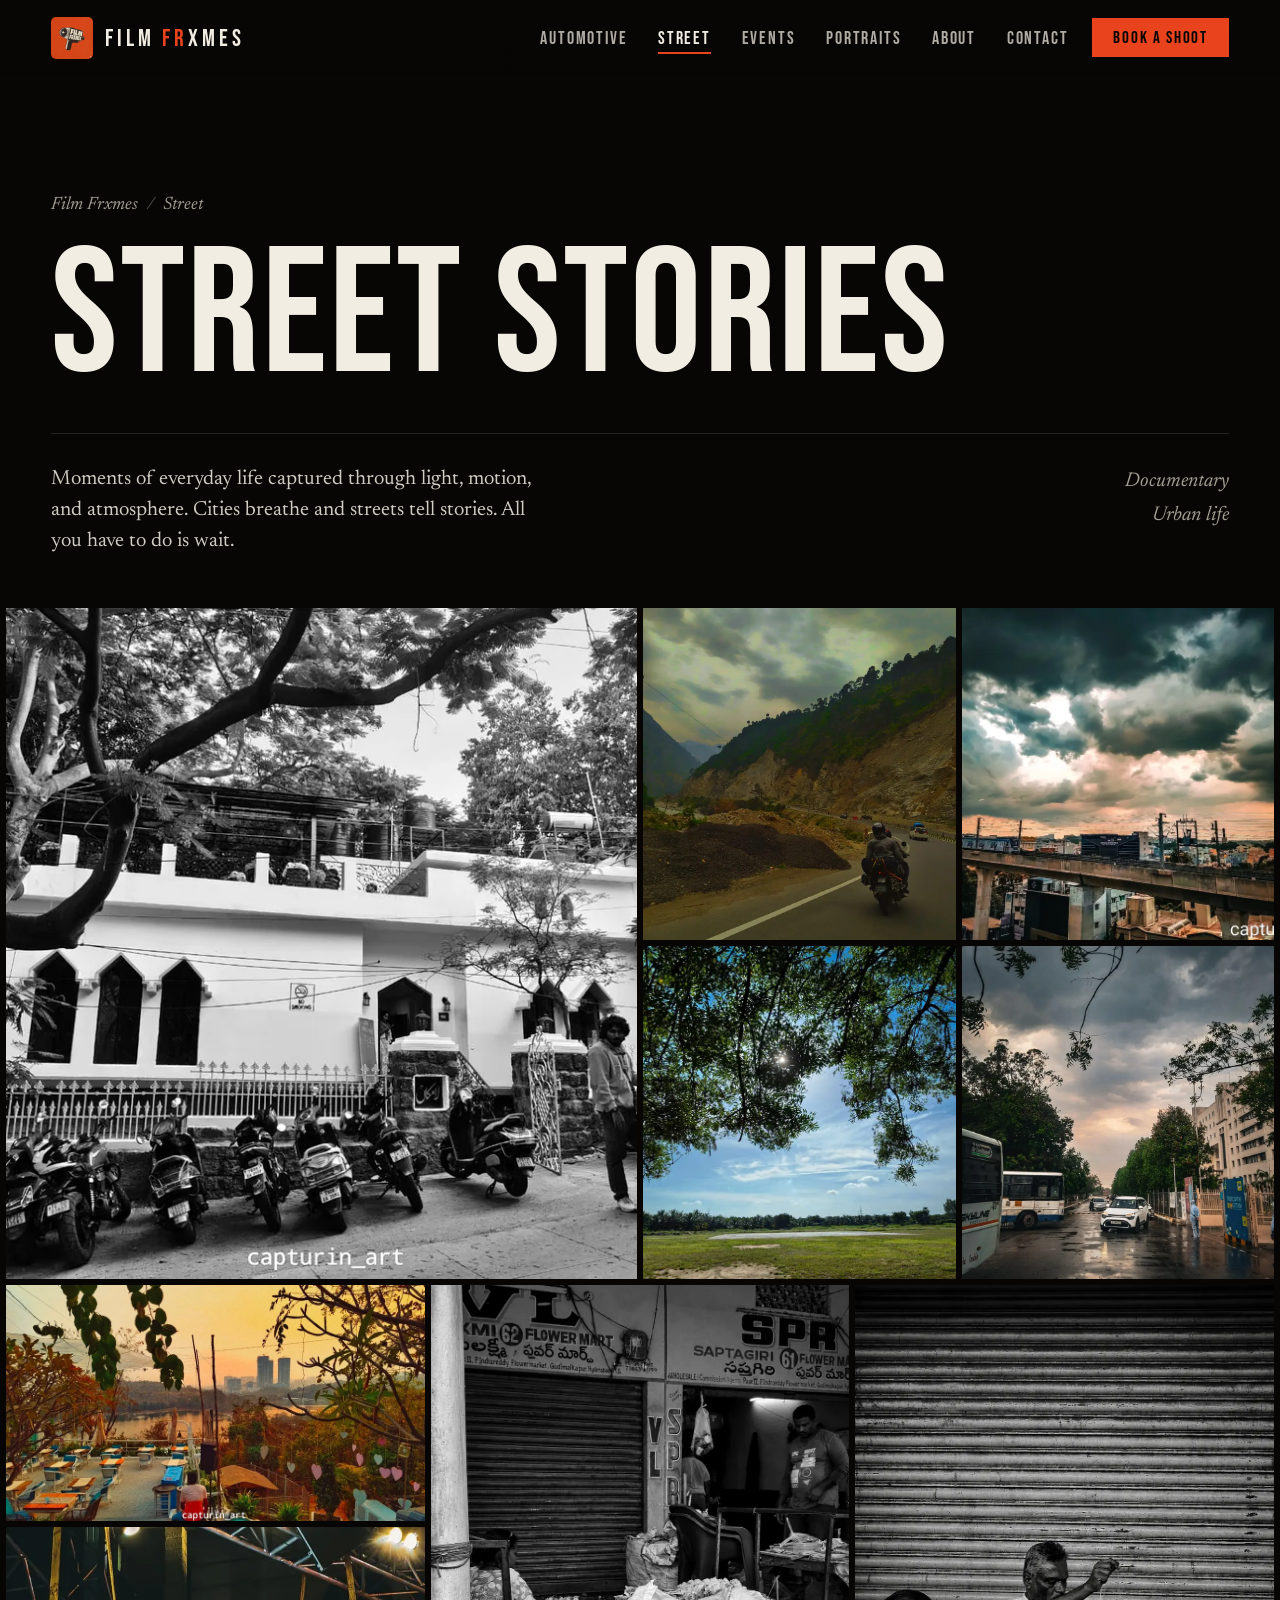
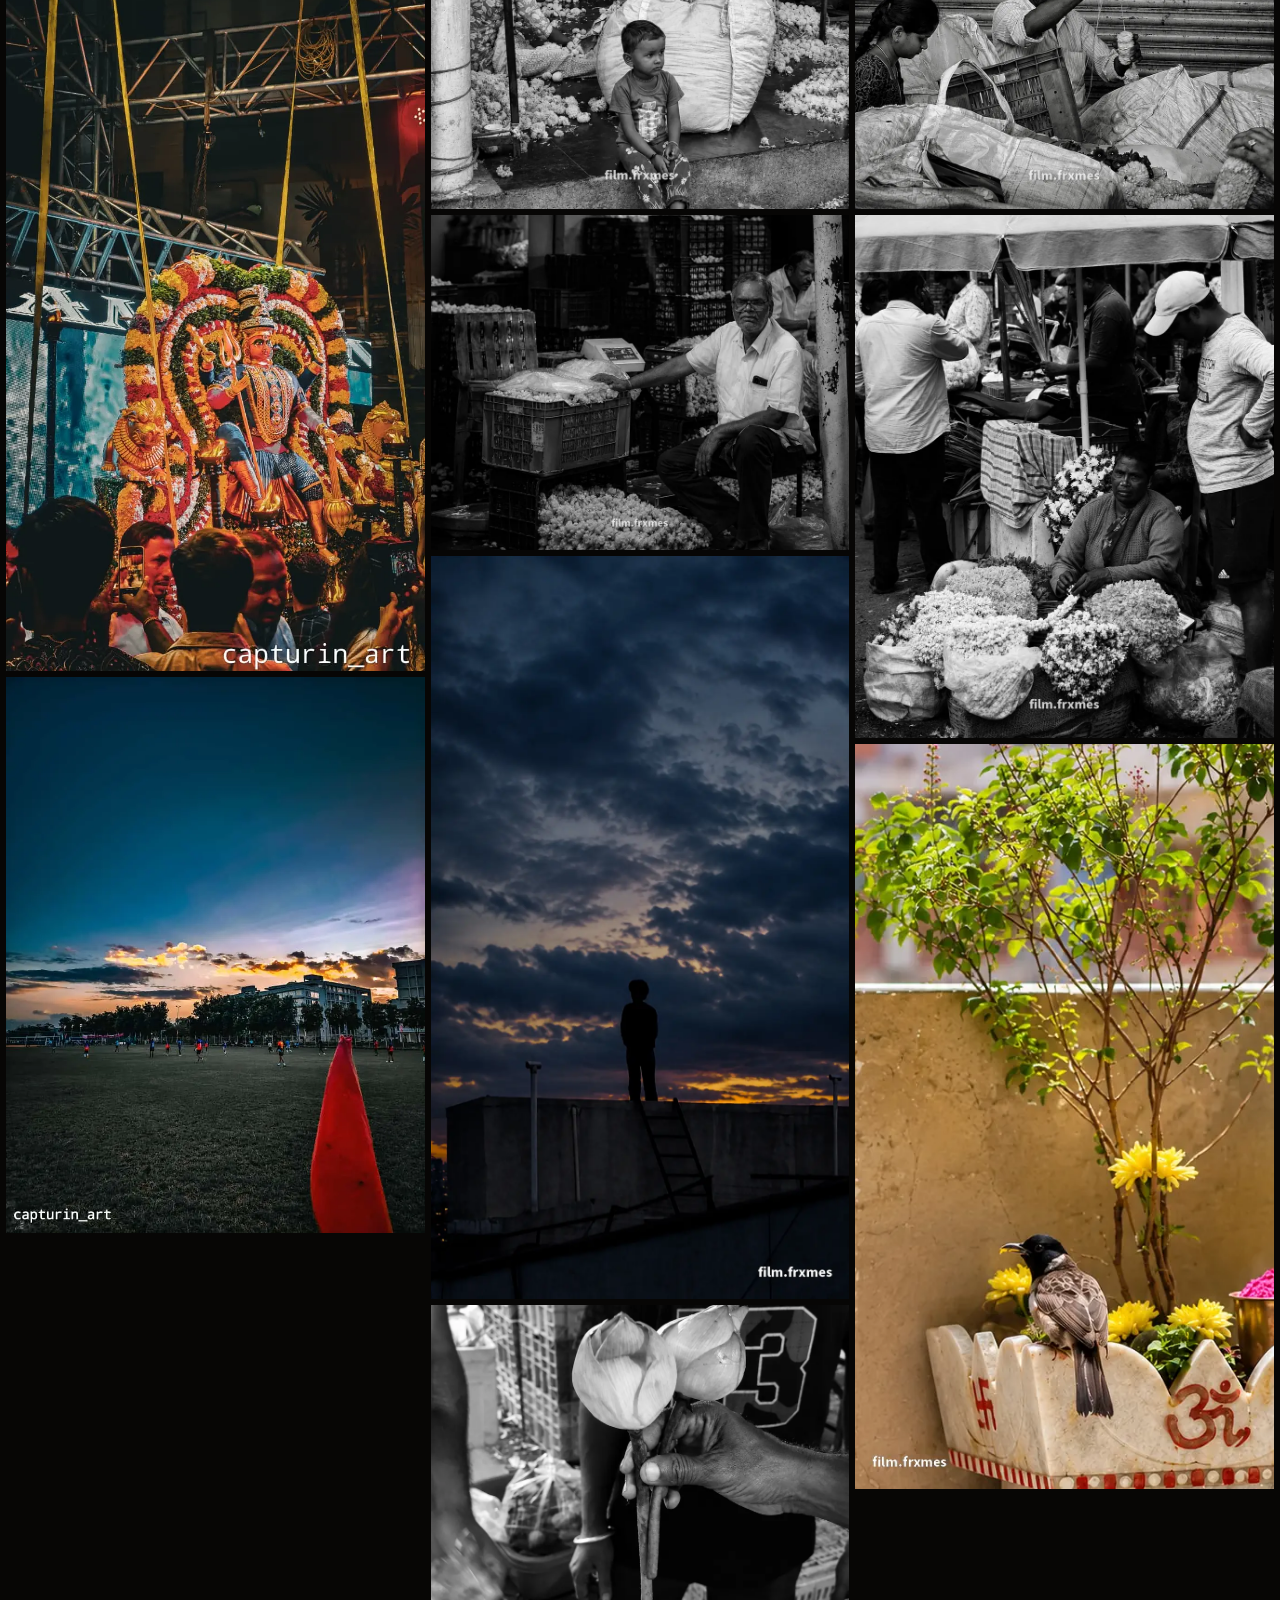
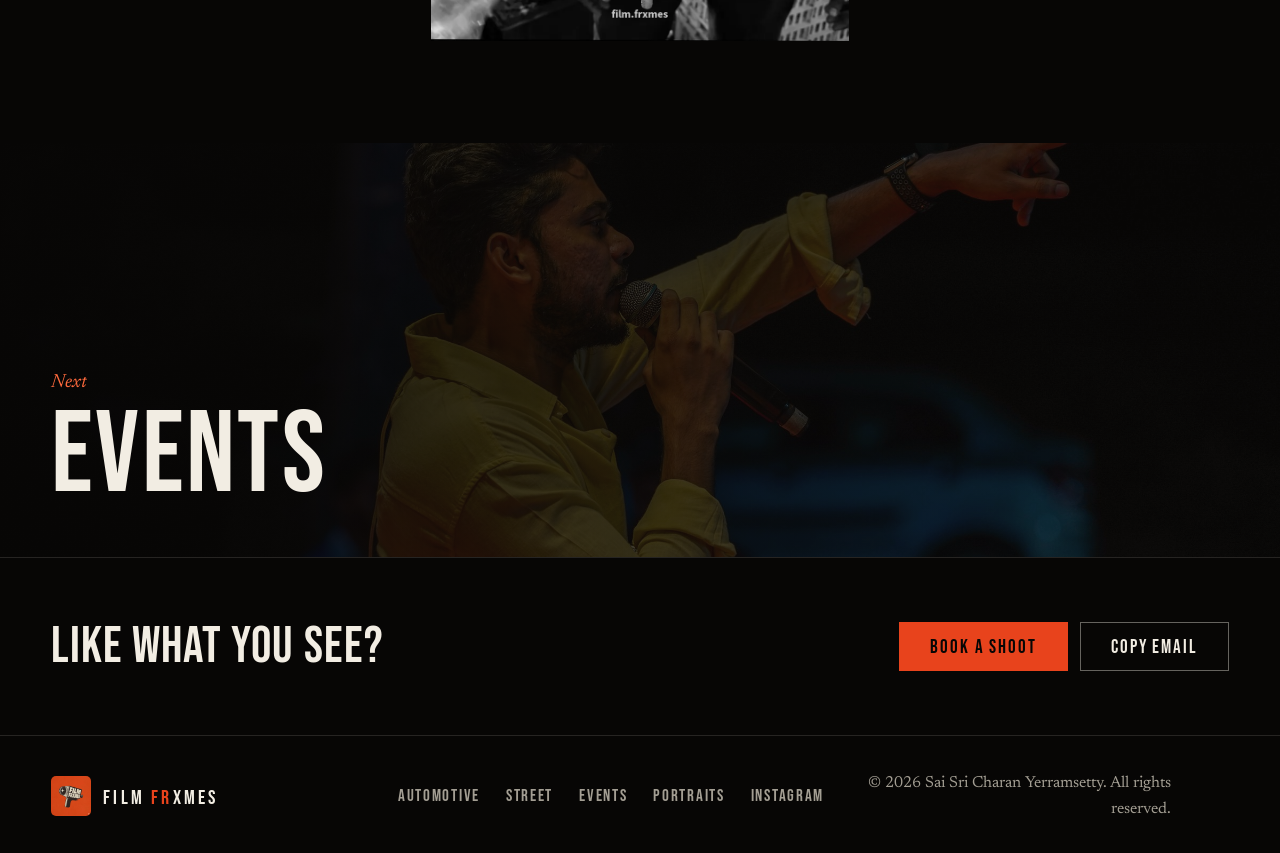
<file: street.html>
<!DOCTYPE html>
<html lang="en">
<head>
  <meta charset="UTF-8">
  <meta name="viewport" content="width=device-width, initial-scale=1">
  <title>Street Stories — Film Frxmes</title>
  <meta name="description" content="Street and documentary photography: everyday life in Hyderabad, the roads to Spiti Valley and the flower markets of Gudimalkapur.">
  <meta name="theme-color" content="#070605">
  <meta property="og:title" content="Street Stories — Film Frxmes">
  <meta property="og:description" content="Street and documentary photography: everyday life in Hyderabad, the roads to Spiti Valley and the flower markets of Gudimalkapur.">
  <meta property="og:image" content="images/logo.jpeg">
  <meta property="og:type" content="website">
  <link rel="icon" type="image/jpeg" href="images/logo.jpeg">
  <link rel="preconnect" href="https://fonts.googleapis.com">
  <link rel="preconnect" href="https://fonts.gstatic.com" crossorigin>
  <link href="https://fonts.googleapis.com/css2?family=Bebas+Neue&amp;family=Newsreader:ital,opsz,wght@0,6..72,400;0,6..72,500;1,6..72,400&amp;display=swap" rel="stylesheet">
  <link rel="stylesheet" href="assets/css/site.css">
  <script>
    (function (d) {
      d.classList.add('js');
      try {
        if (sessionStorage.getItem('ffT')) { d.classList.add('shutter-closed'); sessionStorage.removeItem('ffT'); }
        
      } catch (e) {}
    })(document.documentElement);
  </script>
  <noscript><style>.slide{opacity:1}.slide .sharp{filter:none;transform:none}</style></noscript>
</head>
<body>
  <a class="skip" href="#main">Skip to content</a>
  <div class="progress" aria-hidden="true"></div>
  <div class="shutter" aria-hidden="true"><i></i><i></i></div>

  <header class="nav" id="nav">
    <a class="brand" href="index.html"><img src="images/logo.jpeg" alt="" width="42" height="42"><span class="wm">FILM <b>FR</b>XMES</span></a>
    <nav class="nav-links" aria-label="Primary">
        <a href="automotive.html">Automotive</a>
        <a href="street.html" aria-current="page">Street</a>
        <a href="events.html">Events</a>
        <a href="portraits.html">Portraits</a>
        <a href="index.html#about">About</a>
        <a href="index.html#contact">Contact</a>
    </nav>
    <a class="btn btn-sm btn-solid" href="index.html#contact">Book a shoot</a>
    <button class="burger" type="button" aria-label="Open menu" aria-expanded="false" aria-controls="menu"><span></span><span></span></button>
  </header>

  <div class="menu" id="menu">
    <a class="m-link" href="automotive.html" style="--i:0">Automotive</a>
    <a class="m-link" href="street.html" style="--i:1" aria-current="page">Street</a>
    <a class="m-link" href="events.html" style="--i:2">Events</a>
    <a class="m-link" href="portraits.html" style="--i:3">Portraits</a>
    <a class="m-link" href="index.html#about" style="--i:4">About</a>
    <a class="m-link" href="index.html#contact" style="--i:5">Contact</a>
    <p class="menu-foot"><a class="tlink" href="mailto:saicharan2228@gmail.com">saicharan2228@gmail.com</a><a class="tlink" href="https://www.instagram.com/film.frxmes/?hl=en" target="_blank" rel="noopener">Instagram</a></p>
  </div>

  <main id="main">
    <header class="page-hero">
      <p class="crumbs"><a href="index.html">Film Frxmes</a><span aria-hidden="true">/</span>Street</p>
      <h1 class="page-title" data-focus>Street Stories</h1>
      <div class="page-info">
        <p class="page-desc" data-focus>Moments of everyday life captured through light, motion, and atmosphere. Cities breathe and streets tell stories. All you have to do is wait.</p>
        <p class="page-meta" data-focus><span>Documentary</span><span>Urban life</span></p>
      </div>
    </header>

    <div class="mosaic">
      <a class="g-item" href="images/lamakan.jpeg" data-cap="Lamakan Streets, Hyderabad" data-cursor="View" data-focus>
        <img src="thumbs/images/lamakan.webp" width="900" height="677" alt="Black and white street scene with a colonial building and parked motorbikes" loading="eager" decoding="async">
        <span class="g-cap">Lamakan Streets, Hyderabad</span>
      </a>
      <a class="g-item" href="images/spiti-valley.jpeg" data-cap="Journey Roads, Spiti Valley" data-cursor="View" data-focus>
        <img src="thumbs/images/spiti-valley.webp" width="900" height="1196" alt="Motorcyclist on a mountain road in Spiti Valley" loading="eager" decoding="async">
        <span class="g-cap">Journey Roads, Spiti Valley</span>
      </a>
      <a class="g-item" href="images/clouds.jpeg" data-cap="Monsoon Sky" data-cursor="View" data-focus>
        <img src="thumbs/images/clouds.webp" width="900" height="677" alt="Storm clouds over a flyover at dusk" loading="lazy" decoding="async">
        <span class="g-cap">Monsoon Sky</span>
      </a>
      <a class="g-item" href="images/morning%20sun.jpeg" data-cap="Morning Sun" data-cursor="View" data-focus>
        <img src="thumbs/images/morning-sun.webp" width="900" height="677" alt="Sun breaking through tree branches over a green field" loading="lazy" decoding="async">
        <span class="g-cap">Morning Sun</span>
      </a>
      <a class="g-item" href="images/rain.jpeg" data-cap="Rain" data-cursor="View" data-focus>
        <img src="thumbs/images/rain.webp" width="900" height="1200" alt="Wet road lined with trees and buses after rain" loading="lazy" decoding="async">
        <span class="g-cap">Rain</span>
      </a>
    </div>
    <div class="gallery">
      <a class="g-item" href="images/hoppery.jpeg" data-cap="Frames in Motion" data-cursor="View" data-focus>
        <img src="thumbs/images/hoppery.webp" width="900" height="506" alt="Sunset over a city and park seen through leaves" loading="lazy" decoding="async">
        <span class="g-cap">Frames in Motion</span>
      </a>
      <a class="g-item" href="images/god.jpeg" data-cap="Devotion" data-cursor="View" data-focus>
        <img src="thumbs/images/god.webp" width="720" height="1280" alt="Ornate temple chariot lit up at night with a crowd around it" loading="lazy" decoding="async">
        <span class="g-cap">Devotion</span>
      </a>
      <a class="g-item" href="images/football%20pitch.jpeg" data-cap="The Pitch" data-cursor="View" data-focus>
        <img src="thumbs/images/football-pitch.webp" width="768" height="1020" alt="Football pitch at dusk with an orange cone in the foreground" loading="lazy" decoding="async">
        <span class="g-cap">The Pitch</span>
      </a>
      <a class="g-item" href="new-images/flower-market-child.jpeg" data-cap="Flower Market, Gudimalkapur" data-cursor="View" data-focus>
        <img src="thumbs/new-images/flower-market-child.webp" width="900" height="1125" alt="Child sitting beside sacks of flowers at the market, black and white" loading="lazy" decoding="async">
        <span class="g-cap">Flower Market, Gudimalkapur</span>
      </a>
      <a class="g-item" href="new-images/flower-vendor.jpeg" data-cap="The Vendor, Gudimalkapur" data-cursor="View" data-focus>
        <img src="thumbs/new-images/flower-vendor.webp" width="900" height="720" alt="Flower vendor seated beside his stock, black and white" loading="lazy" decoding="async">
        <span class="g-cap">The Vendor, Gudimalkapur</span>
      </a>
      <a class="g-item" href="new-images/rooftop-silhouette.jpeg" data-cap="Dusk Watch" data-cursor="View" data-focus>
        <img src="thumbs/new-images/rooftop-silhouette.webp" width="900" height="1599" alt="Silhouette of a person on a rooftop under a dark dusk sky" loading="lazy" decoding="async">
        <span class="g-cap">Dusk Watch</span>
      </a>
      <a class="g-item" href="new-images/lotus-hands.jpeg" data-cap="Lotus in Hand" data-cursor="View" data-focus>
        <img src="thumbs/new-images/lotus-hands.webp" width="900" height="721" alt="Hand holding lotus flowers at the flower market, black and white" loading="lazy" decoding="async">
        <span class="g-cap">Lotus in Hand</span>
      </a>
      <a class="g-item" href="new-images/garland-maker.jpeg" data-cap="The Garland Maker" data-cursor="View" data-focus>
        <img src="thumbs/new-images/garland-maker.webp" width="900" height="1125" alt="Man stringing a flower garland in front of a shuttered shop" loading="lazy" decoding="async">
        <span class="g-cap">The Garland Maker</span>
      </a>
      <a class="g-item" href="new-images/flower-seller-woman.jpeg" data-cap="Under the Awning" data-cursor="View" data-focus>
        <img src="thumbs/new-images/flower-seller-woman.webp" width="900" height="1125" alt="Woman selling flowers under a market awning, black and white" loading="lazy" decoding="async">
        <span class="g-cap">Under the Awning</span>
      </a>
      <a class="g-item" href="new-images/temple-bird.jpeg" data-cap="Balcony Visitor" data-cursor="View" data-focus>
        <img src="thumbs/new-images/temple-bird.webp" width="467" height="831" alt="Small bird perched on a balcony planter with flowers" loading="lazy" decoding="async">
        <span class="g-cap">Balcony Visitor</span>
      </a>
    </div>

    <a class="next" href="events.html" data-cursor="Next">
      <img src="Mahaveer/IMG_7360.JPG.jpeg" alt="" loading="lazy" style="object-position:62% 30%">
      <span class="next-txt"><em>Next</em><strong>Events</strong></span>
    </a>


    <section class="mini-cta" aria-label="Contact">
      <p>Like what you see?</p>
      <div class="row">
        <a class="btn btn-solid" href="index.html#contact">Book a shoot</a>
        <button class="btn btn-ghost" type="button" data-copy="saicharan2228@gmail.com">Copy email</button>
      </div>
    </section>
  </main>

  <footer class="footer">
    <a class="brand" href="index.html"><img src="images/logo.jpeg" alt="" width="42" height="42"><span class="wm">FILM <b>FR</b>XMES</span></a>
    <nav class="footer-links" aria-label="Footer">
      <a href="automotive.html">Automotive</a>
      <a href="street.html">Street</a>
      <a href="events.html">Events</a>
      <a href="portraits.html">Portraits</a>
      <a href="https://www.instagram.com/film.frxmes/?hl=en" target="_blank" rel="noopener">Instagram</a>
    </nav>
    <p class="footer-end">© 2026 Sai Sri Charan Yerramsetty. All rights reserved.</p>
  </footer>

  <button class="to-top" type="button" aria-label="Back to top"><svg viewBox="0 0 24 24" fill="none" stroke="currentColor" stroke-width="1.8" stroke-linecap="square"><path d="M5 15l7-7 7 7"/></svg></button>
  <script src="assets/js/main.js"></script>
</body>
</html>
</file>
<file: assets/css/site.css>
/* ==========================================================================
   FILM FRXMES — site.css
   Concept: "rack focus". Everything starts out of focus and pulls sharp.
   Palette from the Super 8 logo: film black, cream paper, safelight orange.
   ========================================================================== */

:root {
  --film: #070605;
  --ink: #100e0c;
  --paper: #f2ede3;
  --ash: #a39e93;
  --line: rgba(242, 237, 227, .13);
  --orange: #e8431c;
  --orange-hi: #ff6a3d;

  --f-display: 'Bebas Neue', 'Arial Narrow', Impact, sans-serif;
  --f-text: 'Newsreader', Georgia, 'Times New Roman', serif;

  --gutter: clamp(20px, 4vw, 56px);
  --gap: 6px;
  --nav-h: 76px;
  --ease: cubic-bezier(.2, .7, .1, 1);
  --ease-io: cubic-bezier(.65, 0, .35, 1);
}

/* ---------- reset / base ---------- */
*, *::before, *::after { margin: 0; padding: 0; box-sizing: border-box; }
html { scroll-behavior: smooth; -webkit-text-size-adjust: 100%; scroll-padding-top: calc(var(--nav-h) + 12px); }
body {
  background: var(--film);
  color: var(--paper);
  font: 400 clamp(17px, 1.1vw + 8px, 20px)/1.65 var(--f-text);
  overflow-x: clip;
  -webkit-font-smoothing: antialiased;
  text-rendering: optimizeLegibility;
}
img { max-width: 100%; display: block; }
a { color: inherit; text-decoration: none; }
button { font: inherit; color: inherit; background: none; border: 0; cursor: pointer; }
ul { list-style: none; }
::selection { background: var(--orange); color: var(--film); }

::-webkit-scrollbar { width: 8px; }
::-webkit-scrollbar-track { background: var(--film); }
::-webkit-scrollbar-thumb { background: #2a2622; border-radius: 4px; }
::-webkit-scrollbar-thumb:hover { background: var(--orange); }

:focus-visible { outline: 2px solid var(--orange-hi); outline-offset: 3px; }

.sr-only { position: absolute; width: 1px; height: 1px; overflow: hidden; clip: rect(0 0 0 0); white-space: nowrap; }
.skip {
  position: fixed; top: 12px; left: 12px; z-index: 20000; padding: 10px 16px;
  background: var(--orange); color: var(--film); font: 400 18px/1 var(--f-display); letter-spacing: .08em;
  transform: translateY(-160%); transition: transform .25s var(--ease);
}
.skip:focus { transform: none; }

/* ---------- display type ---------- */
.display, h1, h2, h3 { font-family: var(--f-display); font-weight: 400; letter-spacing: .02em; line-height: .9; text-transform: uppercase; }

/* ---------- scroll progress ---------- */
.progress {
  position: fixed; top: 0; left: 0; right: 0; height: 2px; z-index: 1100;
  background: var(--orange); transform: scaleX(0); transform-origin: 0 50%; pointer-events: none;
}

/* ---------- shutter (page transition) ---------- */
.shutter { position: fixed; inset: 0; z-index: 12000; pointer-events: none; }
.shutter i {
  position: absolute; left: 0; right: 0; height: 50.4%; background: var(--film);
  transform: scaleY(0); transition: transform .42s var(--ease-io);
}
.shutter i:first-child { top: 0; transform-origin: 50% 0; }
.shutter i:last-child { bottom: 0; transform-origin: 50% 100%; }
.shutter::after {
  content: ''; position: absolute; left: 0; right: 0; top: 50%; height: 1px; background: var(--orange);
  transform: scaleX(0); transition: transform .42s var(--ease-io);
}
.is-leaving .shutter { pointer-events: auto; }
.is-leaving .shutter i { transform: scaleY(1); }
.is-leaving .shutter::after { transform: scaleX(1); }
.shutter-closed .shutter i { transform: scaleY(1); transition: none; }
.shutter-closed .shutter::after { transform: scaleX(1); transition: none; }

/* ---------- buttons & links ---------- */
.btn {
  position: relative; display: inline-flex; align-items: center; justify-content: center; gap: 10px;
  padding: 15px 30px 13px; font: 400 19px/1 var(--f-display); letter-spacing: .1em; text-transform: uppercase;
  border: 1px solid var(--orange); overflow: hidden; isolation: isolate; transition: color .35s var(--ease);
}
.btn::before {
  content: ''; position: absolute; inset: 0; z-index: -1; background: var(--orange); transform: scaleY(0); transform-origin: 50% 100%;
  transition: transform .4s var(--ease);
}
.btn:hover::before, .btn:focus-visible::before { transform: scaleY(1); }
.btn-solid { background: var(--orange); color: var(--film); }
.btn-solid::before { background: var(--paper); }
.btn-solid:hover { color: var(--film); }
.btn-ghost { color: var(--paper); border-color: rgba(242, 237, 227, .4); }
.btn-ghost::before { background: var(--paper); }
.btn-ghost:hover { color: var(--film); border-color: var(--paper); }
.btn-sm { padding: 11px 20px 9px; font-size: 17px; }

.tlink { position: relative; display: inline-block; padding-bottom: 3px; }
.tlink::after { content: ''; position: absolute; left: 0; right: 0; bottom: 0; height: 1px; background: currentColor; transform: scaleX(.35); transform-origin: 0 50%; transition: transform .45s var(--ease), background .3s; }
.tlink:hover::after { transform: scaleX(1); background: var(--orange-hi); }

/* ---------- rack-focus reveal ---------- */
.js [data-focus] {
  opacity: 0; filter: blur(16px); transform: scale(1.035);
  transition: opacity .9s var(--ease), filter 1.2s var(--ease), transform 1.5s var(--ease);
  transition-delay: var(--d, 0s);
}
.js [data-focus].is-in { opacity: 1; filter: blur(0); transform: none; }

/* ---------- NAV ---------- */
.nav {
  position: fixed; top: 0; left: 0; right: 0; z-index: 1000; height: var(--nav-h);
  padding: 0 var(--gutter); display: flex; align-items: center; justify-content: space-between; gap: 24px;
  transition: transform .5s var(--ease), background .4s, backdrop-filter .4s, border-color .4s;
  border-bottom: 1px solid transparent;
}
.nav::before { content: ''; position: absolute; inset: 0; z-index: -1; background: linear-gradient(to bottom, rgba(7, 6, 5, .8), rgba(7, 6, 5, 0)); transition: opacity .4s; }
.nav.is-solid { background: rgba(7, 6, 5, .78); -webkit-backdrop-filter: blur(16px) saturate(1.2); backdrop-filter: blur(16px) saturate(1.2); border-color: var(--line); }
.nav.is-solid::before { opacity: 0; }
.nav.is-hidden { transform: translateY(-101%); }

.brand { display: inline-flex; align-items: center; gap: 12px; }
.brand img { width: 42px; height: 42px; border-radius: 5px; object-fit: cover; transition: transform .5s var(--ease); }
.brand:hover img { transform: rotate(-6deg) scale(1.06); }
.brand .wm { font: 400 24px/1 var(--f-display); letter-spacing: .16em; white-space: nowrap; padding-top: 3px; }
.brand .wm b { font-weight: 400; color: var(--orange); }

.nav-links { display: flex; align-items: center; gap: clamp(18px, 2.4vw, 38px); margin-left: auto; }
.nav-links a { font: 400 18px/1 var(--f-display); letter-spacing: .1em; text-transform: uppercase; color: rgba(242, 237, 227, .72); padding: 8px 0 6px; position: relative; transition: color .25s; }
.nav-links a::after { content: ''; position: absolute; left: 0; right: 0; bottom: 0; height: 2px; background: var(--orange); transform: scaleX(0); transform-origin: 0 50%; transition: transform .4s var(--ease); }
.nav-links a:hover, .nav-links a[aria-current] { color: var(--paper); }
.nav-links a:hover::after, .nav-links a[aria-current]::after { transform: scaleX(1); }

.burger { display: none; width: 44px; height: 44px; position: relative; z-index: 1300; margin-right: -8px; }
.burger span { position: absolute; left: 10px; right: 10px; height: 2px; background: var(--paper); transition: transform .45s var(--ease), top .45s var(--ease); }
.burger span:nth-child(1) { top: 17px; }
.burger span:nth-child(2) { top: 25px; }
.menu-open .nav { z-index: 1300; }
.menu-open .nav.is-solid { background: transparent; -webkit-backdrop-filter: none; backdrop-filter: none; border-color: transparent; }
.menu-open .burger span:nth-child(1) { top: 21px; transform: rotate(45deg); }
.menu-open .burger span:nth-child(2) { top: 21px; transform: rotate(-45deg); }

.menu {
  position: fixed; inset: 0; z-index: 1200; background: rgba(7, 6, 5, .97); -webkit-backdrop-filter: blur(20px); backdrop-filter: blur(20px);
  display: flex; flex-direction: column; justify-content: center; padding: calc(var(--nav-h) + 10px) var(--gutter) 40px; gap: 6px;
  visibility: hidden; opacity: 0; transition: opacity .4s, visibility 0s .4s;
}
.menu-open .menu { visibility: visible; opacity: 1; transition: opacity .4s; }
.menu-open { overflow: hidden; }
.menu a.m-link {
  font: 400 clamp(52px, 15vw, 96px)/1 var(--f-display); letter-spacing: .03em; text-transform: uppercase; color: var(--paper);
  filter: blur(12px); opacity: 0; transform: translateY(14px); transition: filter .7s var(--ease), opacity .6s var(--ease), transform .7s var(--ease);
}
.menu-open .menu a.m-link { filter: none; opacity: 1; transform: none; transition-delay: calc(var(--i) * 55ms + 120ms); }
.menu a.m-link[aria-current] { color: var(--orange); }
.menu-foot { margin-top: 28px; display: flex; gap: 22px; color: var(--ash); font-style: italic; }

/* ---------- HERO (home) ---------- */
.hero { position: relative; height: 100vh; height: 100svh; min-height: 620px; overflow: hidden; background: var(--film); isolation: isolate; }
.stage { position: absolute; inset: 0; }
.slide { position: absolute; inset: 0; opacity: 0; transition: opacity .01s linear 1.15s; }
.slide.is-active { opacity: 1; z-index: 2; transition: opacity 1s ease; }
.slide .bg { position: absolute; inset: -6%; width: 112%; height: 112%; object-fit: cover; opacity: 0; filter: blur(50px) saturate(1.6) brightness(.78); transition: opacity 1s; }
.slide.is-framed .bg { opacity: 1; }
.slide .frame { position: absolute; inset: 0; overflow: hidden; }
.slide.is-framed .frame { box-shadow: 0 30px 90px rgba(0, 0, 0, .55), 0 0 0 1px rgba(242, 237, 227, .08); }
.slide .sharp {
  width: 100%; height: 100%; object-fit: cover; filter: blur(22px) brightness(.75); transform: scale(1.08);
  transition: filter 1.4s var(--ease);
}
.slide.is-active .sharp { filter: none; animation: kb 10s cubic-bezier(.2, .6, .2, 1) forwards; }
@keyframes kb { from { transform: scale(1.08); } to { transform: scale(1); } }

.hero-shade {
  position: absolute; inset: 0; z-index: 3; pointer-events: none;
  background:
    radial-gradient(85% 75% at 0% 100%, rgba(7, 6, 5, .9) 0%, rgba(7, 6, 5, .58) 45%, rgba(7, 6, 5, 0) 80%),
    linear-gradient(to top, rgba(7, 6, 5, .78) 0%, rgba(7, 6, 5, .3) 22%, rgba(7, 6, 5, 0) 40%),
    linear-gradient(to bottom, rgba(7, 6, 5, .62) 0%, rgba(7, 6, 5, 0) 24%),
    radial-gradient(60% 50% at 100% 0%, rgba(232, 67, 28, .14), transparent 70%);
}

/* viewfinder overlay */
.evf { position: absolute; inset: calc(var(--nav-h) * .32) var(--gutter) 22px; z-index: 4; pointer-events: none; }
.evf i { position: absolute; width: 26px; height: 26px; border: 0 solid rgba(242, 237, 227, .55); }
.evf i:nth-child(1) { top: 0; left: 0; border-top-width: 1.5px; border-left-width: 1.5px; }
.evf i:nth-child(2) { top: 0; right: 0; border-top-width: 1.5px; border-right-width: 1.5px; }
.evf i:nth-child(3) { bottom: 0; left: 0; border-bottom-width: 1.5px; border-left-width: 1.5px; }
.evf i:nth-child(4) { bottom: 0; right: 0; border-bottom-width: 1.5px; border-right-width: 1.5px; }
.evf { display: none; }
@media (min-width: 900px) { .evf { display: block; inset: calc(var(--nav-h) + 4px) var(--gutter) 24px; } }

.af { position: absolute; z-index: 5; left: 0; top: 0; width: 88px; height: 88px; margin: -44px 0 0 -44px; pointer-events: none; opacity: 0; --b: var(--orange-hi);
  background:
    linear-gradient(var(--b), var(--b)) 0 0 / 16px 2px, linear-gradient(var(--b), var(--b)) 0 0 / 2px 16px,
    linear-gradient(var(--b), var(--b)) 100% 0 / 16px 2px, linear-gradient(var(--b), var(--b)) 100% 0 / 2px 16px,
    linear-gradient(var(--b), var(--b)) 0 100% / 16px 2px, linear-gradient(var(--b), var(--b)) 0 100% / 2px 16px,
    linear-gradient(var(--b), var(--b)) 100% 100% / 16px 2px, linear-gradient(var(--b), var(--b)) 100% 100% / 2px 16px;
  background-repeat: no-repeat;
}
.af.is-hunting { animation: af 2.6s var(--ease) both; }
@keyframes af {
  0% { opacity: 0; transform: scale(2.6); }
  22% { opacity: .9; transform: scale(1.5); }
  46% { opacity: 1; transform: scale(1); }
  52% { transform: scale(.92); }
  60% { transform: scale(1); }
  82% { opacity: 1; }
  100% { opacity: 0; transform: scale(1); }
}

.hero-copy { position: absolute; z-index: 6; left: var(--gutter); bottom: clamp(28px, 6vh, 60px); max-width: 92vw; }
.hero-tag { font-style: italic; font-size: clamp(18px, 1.5vw, 24px); line-height: 1.4; color: rgba(242, 237, 227, .88); max-width: 25ch; margin-bottom: clamp(14px, 2.4vh, 26px); }
.hero-title { font-size: min(12.4vw, 23vh); line-height: .8; letter-spacing: .015em; display: block; }
.hero-title span { display: block; }
.hero-title b { font-weight: 400; color: var(--orange); }
.hero-cta { display: flex; gap: 12px; flex-wrap: wrap; margin-top: clamp(20px, 3.4vh, 36px); }

.hud { position: absolute; z-index: 6; right: var(--gutter); bottom: clamp(28px, 6vh, 60px); width: min(46vw, 580px); display: flex; flex-direction: column; gap: 14px; }
.hud-row { display: flex; align-items: flex-end; justify-content: space-between; gap: 24px; }
.hud-meta { min-width: 0; }
.hud-cap { font-style: italic; font-size: clamp(19px, 1.7vw, 27px); line-height: 1.2; color: var(--paper); text-shadow: 0 2px 20px rgba(0, 0, 0, .7); }
.hud-cat { display: inline-block; margin-top: 8px; font: 400 17px/1 var(--f-display); letter-spacing: .14em; text-transform: uppercase; color: var(--orange-hi); transition: color .25s; }
.hud-cat:hover { color: var(--paper); }
.hud-ctl { display: flex; align-items: center; gap: 6px; flex: none; }
.hud-count { font: 400 20px/1 var(--f-display); letter-spacing: .14em; font-variant-numeric: tabular-nums; margin-right: 12px; color: var(--paper); }
.hud-count span { color: var(--ash); }
.hud-btn { width: 42px; height: 42px; display: grid; place-items: center; border: 1px solid rgba(242, 237, 227, .3); transition: background .3s, border-color .3s, color .3s; -webkit-backdrop-filter: blur(6px); backdrop-filter: blur(6px); background: rgba(7, 6, 5, .35); }
.hud-btn:hover { background: var(--paper); color: var(--film); border-color: var(--paper); }
.hud-btn svg { width: 16px; height: 16px; }
.hud-btn .i-play { display: none; }
.hud.is-paused .hud-btn .i-play { display: block; }
.hud.is-paused .hud-btn .i-pause { display: none; }
.hud-bar { width: 100%; height: 2px; background: rgba(242, 237, 227, .18); overflow: hidden; }
.hud-bar i { display: block; height: 100%; background: var(--orange); transform: scaleX(0); transform-origin: 0 50%; }
.hud-bar i.run { animation: fill var(--dur, 6.5s) linear forwards; }
.hud.is-paused .hud-bar i, .hud.is-held .hud-bar i { animation-play-state: paused; }
@keyframes fill { to { transform: scaleX(1); } }

.hero-scroll { position: absolute; z-index: 6; left: 50%; bottom: 20px; transform: translateX(-50%); display: none; }

/* ---------- section scaffolding ---------- */
.section { padding: clamp(80px, 12vw, 170px) var(--gutter) 0; }
.section-head { display: flex; flex-wrap: wrap; align-items: end; justify-content: space-between; gap: 18px 40px; margin-bottom: clamp(28px, 4vw, 56px); }
.section-title { font-size: clamp(64px, 11vw, 176px); line-height: .82; }
.section-blurb { text-wrap: balance; max-width: 34ch; font-style: italic; color: var(--ash); font-size: clamp(19px, 1.5vw, 24px); line-height: 1.45; }

/* ---------- WORK tiles ---------- */
.work { display: grid; grid-template-columns: 1.3fr 1fr; grid-template-rows: 1fr 1fr; gap: var(--gap); height: min(92vh, 860px); min-height: 560px; }
.tile { position: relative; overflow: hidden; display: block; background: var(--ink); }
.tile-lg { grid-row: span 2; }
.tile img { position: absolute; inset: 0; width: 100%; height: 100%; object-fit: cover; transition: transform 1.4s var(--ease), filter .8s; }
.tile:hover img { transform: scale(1.05); }
.tile::after { content: ''; position: absolute; inset: 0; background: linear-gradient(to top, rgba(7, 6, 5, .88) 0%, rgba(7, 6, 5, .1) 55%, transparent 100%); pointer-events: none; }
.tile-txt { position: absolute; z-index: 2; left: clamp(20px, 2.4vw, 36px); right: 20px; bottom: clamp(18px, 2.2vw, 32px); }
.tile-txt h3 { font-size: clamp(44px, 5.4vw, 92px); line-height: .86; }
.tile-txt p { margin-top: 10px; font-style: italic; color: rgba(242, 237, 227, .8); font-size: clamp(17px, 1.3vw, 21px); }
.tile:hover .tile-txt h3 { color: var(--orange-hi); }
.tile-txt h3 { transition: color .3s; }
@media (hover: hover) { .work:has(.tile:hover) .tile:not(:hover) img { filter: brightness(.55) saturate(.7); } }

/* ---------- PROJECT stack (sticky cards) ---------- */
.stack { position: relative; margin-top: clamp(24px, 3vw, 44px); }
.project {
  --p: 0;
  position: sticky; top: calc(var(--nav-h) + var(--i) * 16px); display: block; height: min(72vh, 660px); min-height: 440px; margin-bottom: 28px;
  overflow: hidden; background: var(--ink); transform-origin: 50% 0; transform: scale(calc(1 - var(--p) * .05));
  will-change: transform;
}
.project:last-child { margin-bottom: 0; }
.project img { position: absolute; inset: 0; width: 100%; height: 100%; object-fit: cover; transition: transform 1.6s var(--ease); }
.project:hover img { transform: scale(1.04); }
.project::before { content: ''; position: absolute; inset: 0; z-index: 2; background: linear-gradient(to right, rgba(7, 6, 5, .9) 0%, rgba(7, 6, 5, .55) 42%, rgba(7, 6, 5, .05) 100%); pointer-events: none; }
.project::after { content: ''; position: absolute; inset: 0; z-index: 4; background: #000; opacity: calc(var(--p) * .6); pointer-events: none; }
.project-txt { position: absolute; z-index: 3; left: clamp(22px, 4vw, 64px); top: 50%; transform: translateY(-50%); max-width: 760px; padding-right: 20px; }
.project-when { font-style: italic; color: var(--orange-hi); font-size: clamp(18px, 1.4vw, 22px); margin-bottom: 14px; }
.project-txt h3 { font-size: clamp(50px, 7.4vw, 124px); line-height: .84; }
.project-meta { margin-top: 18px; color: rgba(242, 237, 227, .8); font-style: italic; font-size: clamp(17px, 1.3vw, 21px); }
.project-go { margin-top: 26px; }
.project:hover .project-go::before, .project:focus-visible .project-go::before { transform: scaleY(1); }
.project:hover .project-go, .project:focus-visible .project-go { color: var(--film); border-color: var(--paper); }

/* ---------- ABOUT ---------- */
.about { display: grid; grid-template-columns: minmax(0, .9fr) minmax(0, 1.1fr); gap: clamp(36px, 7vw, 120px); align-items: center; max-width: 1400px; margin: 0 auto; }
.about-photo { position: relative; }
.about-photo::before { content: ''; position: absolute; inset: 0; transform: translate(16px, 16px); border: 1px solid rgba(232, 67, 28, .55); z-index: 0; }
.about-photo .pic { position: relative; z-index: 1; overflow: hidden; background: #1c1917; aspect-ratio: 3 / 4; }
.about-photo img { width: 100%; height: 100%; object-fit: cover; object-position: 50% 12%; transition: transform 1.4s var(--ease); }
.about-photo .pic::after { content: ''; position: absolute; inset: 0; background: linear-gradient(160deg, rgba(232, 67, 28, .45), rgba(7, 6, 5, .1) 55%); mix-blend-mode: multiply; transition: opacity .9s; pointer-events: none; }
.about-photo:hover img { transform: scale(1.02); }
.about-photo:hover .pic::after { opacity: 0; }
.about-photo figcaption { position: absolute; z-index: 3; left: 0; bottom: 0; background: var(--orange); color: var(--film); font: 400 17px/1 var(--f-display); letter-spacing: .2em; padding: 9px 16px 7px; }
.about-copy h2 { font-size: clamp(64px, 9vw, 150px); line-height: .82; margin-bottom: clamp(20px, 2.4vw, 34px); }
.about-copy p { color: rgba(242, 237, 227, .8); max-width: 52ch; }
.about-copy p + p { margin-top: 1.1em; }
.about-copy strong { font-weight: 500; color: var(--paper); }
.about-copy .kicker { font-style: italic; font-size: clamp(22px, 2vw, 30px); line-height: 1.3; color: var(--paper); margin-top: 1.3em; }
.stats { display: flex; flex-wrap: wrap; gap: 20px 44px; margin-top: clamp(30px, 3.6vw, 52px); padding-top: clamp(24px, 3vw, 40px); border-top: 1px solid var(--line); }
.stat { border-left: 2px solid var(--orange); padding-left: 16px; display: flex; flex-direction: column-reverse; }
.stat dd { font: 400 clamp(46px, 4.6vw, 70px)/.9 var(--f-display); color: var(--paper); font-variant-numeric: tabular-nums; }
.stat dt { font-style: italic; color: var(--ash); font-size: 18px; margin-top: 8px; }


/* ---------- CONTACT ---------- */
.contact { position: relative; text-align: center; padding: clamp(110px, 14vw, 200px) var(--gutter) clamp(90px, 11vw, 160px); margin-top: clamp(70px, 9vw, 140px); overflow: hidden; border-top: 1px solid var(--line); }
.contact::before {
  content: ''; position: absolute; inset: auto -10% -35% -10%; height: 90%; z-index: 0; pointer-events: none;
  background: radial-gradient(circle, rgba(232, 67, 28, .95) 1.7px, transparent 2.3px) 0 0 / 14px 14px;
  -webkit-mask: radial-gradient(70% 90% at 50% 100%, #000, transparent 72%); mask: radial-gradient(70% 90% at 50% 100%, #000, transparent 72%);
  opacity: .7;
}
.contact > * { position: relative; z-index: 1; }
.contact h2 { font-size: clamp(60px, 10vw, 160px); line-height: .84; }
.contact .lead { text-wrap: balance; margin: 18px auto 0; max-width: 34ch; font-style: italic; color: var(--ash); font-size: clamp(19px, 1.6vw, 25px); }
.mail { display: inline-block; margin-top: clamp(30px, 4vw, 54px); font: 400 clamp(26px, 5.6vw, 92px)/1 var(--f-display); letter-spacing: .03em; position: relative; word-break: break-all; transition: color .3s; }
.mail::after { content: ''; position: absolute; left: 0; right: 0; bottom: -8px; height: 3px; background: var(--orange); transform: scaleX(.18); transform-origin: 0 50%; transition: transform .6s var(--ease); }
.mail:hover { color: var(--orange-hi); }
.mail:hover::after { transform: scaleX(1); }
.contact-row { margin-top: clamp(28px, 3.4vw, 44px); display: flex; justify-content: center; align-items: center; gap: 12px 30px; flex-wrap: wrap; }
.status { margin-top: 30px; display: inline-flex; align-items: center; gap: 10px; font-style: italic; color: var(--ash); }
.status i { width: 9px; height: 9px; border-radius: 50%; background: #3ddc84; box-shadow: 0 0 0 0 rgba(61, 220, 132, .6); animation: ping 2.2s infinite; }
@keyframes ping { 0% { box-shadow: 0 0 0 0 rgba(61, 220, 132, .55); } 70%, 100% { box-shadow: 0 0 0 12px rgba(61, 220, 132, 0); } }

.toast {
  position: fixed; left: 50%; bottom: 28px; z-index: 11000; transform: translate(-50%, 30px); opacity: 0; pointer-events: none;
  background: var(--paper); color: var(--film); padding: 13px 22px 11px; font: 400 18px/1 var(--f-display); letter-spacing: .1em; text-transform: uppercase;
  transition: opacity .35s, transform .5s var(--ease);
}
.toast.show { opacity: 1; transform: translate(-50%, 0); }

/* ---------- FOOTER ---------- */
.footer { border-top: 1px solid var(--line); padding: 34px calc(var(--gutter) + 58px) 30px var(--gutter); display: grid; grid-template-columns: 1fr auto 1fr; align-items: center; gap: 20px; color: var(--ash); font-size: 16px; }
.footer .brand .wm { font-size: 20px; color: var(--paper); }
.footer .brand img { width: 40px; height: 40px; }
.footer-links { display: flex; gap: 26px; flex-wrap: wrap; justify-content: center; }
.footer-links a { font: 400 17px/1 var(--f-display); letter-spacing: .1em; text-transform: uppercase; color: var(--ash); transition: color .25s; }
.footer-links a:hover { color: var(--paper); }
.footer-end { text-align: right; }
.to-top {
  position: fixed; right: 22px; bottom: 22px; z-index: 900; width: 46px; height: 46px; display: grid; place-items: center;
  background: rgba(7, 6, 5, .7); border: 1px solid rgba(232, 67, 28, .6); -webkit-backdrop-filter: blur(8px); backdrop-filter: blur(8px);
  opacity: 0; transform: translateY(12px); pointer-events: none; transition: opacity .3s, transform .4s var(--ease), background .3s;
}
.to-top.show { opacity: 1; transform: none; pointer-events: auto; }
.to-top:hover { background: var(--orange); color: var(--film); }
.to-top svg { width: 16px; height: 16px; }

/* ---------- INNER PAGES ---------- */
.page-hero { padding: calc(var(--nav-h) + clamp(44px, 9vw, 120px)) var(--gutter) clamp(34px, 4vw, 60px); }
.crumbs { font-style: italic; color: var(--ash); font-size: 18px; margin-bottom: clamp(16px, 2vw, 28px); }
.crumbs a:hover { color: var(--orange-hi); }
.crumbs span[aria-hidden] { margin: 0 .5em; opacity: .5; }
.page-title { font-size: clamp(68px, 14vw, 240px); line-height: .8; letter-spacing: .012em; text-wrap: balance; }
.page-title.is-long { font-size: clamp(60px, 10.6vw, 190px); }
.page-info { margin-top: clamp(26px, 3.4vw, 50px); padding-top: clamp(20px, 2.4vw, 30px); border-top: 1px solid var(--line); display: flex; flex-wrap: wrap; justify-content: space-between; gap: 18px 60px; align-items: start; }
.page-desc { max-width: 46ch; font-size: clamp(19px, 1.6vw, 25px); line-height: 1.5; color: rgba(242, 237, 227, .86); }
.page-meta { font-style: italic; color: var(--ash); text-align: right; line-height: 1.7; }
.page-meta span { display: block; }

.block-head { padding: clamp(60px, 8vw, 120px) var(--gutter) clamp(22px, 2.6vw, 36px); display: flex; flex-wrap: wrap; align-items: end; justify-content: space-between; gap: 14px 40px; scroll-margin-top: calc(var(--nav-h) - 20px); }
.block-head h2 { font-size: clamp(44px, 6.2vw, 104px); line-height: .86; max-width: 22ch; text-wrap: balance; }
.block-head p { font-style: italic; color: var(--ash); text-align: right; max-width: 36ch; }

/* galleries */
.gallery { columns: 3; column-gap: var(--gap); padding: 0 var(--gap) 0; }
.g-item { display: block; position: relative; overflow: hidden; break-inside: avoid; margin-bottom: var(--gap); background: var(--ink); }
.g-item img { width: 100%; height: auto; transition: transform 1.3s var(--ease), opacity .5s, filter .5s; }
.g-item:hover img, .g-item:focus-visible img { transform: scale(1.045); }
.g-cap {
  position: absolute; left: 0; right: 0; bottom: 0; padding: 60px 18px 16px; pointer-events: none;
  background: linear-gradient(to top, rgba(7, 6, 5, .9), transparent); font-style: italic; font-size: 19px; line-height: 1.25;
  opacity: 0; transform: translateY(10px); transition: opacity .45s, transform .6s var(--ease);
}
.g-item:hover .g-cap, .g-item:focus-visible .g-cap { opacity: 1; transform: none; }
@media (hover: hover) {
  .gallery:has(.g-item:hover) .g-item:not(:hover) img, .mosaic:has(.g-item:hover) .g-item:not(:hover) img, .festivals:has(.g-item:hover) .g-item:not(:hover) img { opacity: .5; }
}

.mosaic { display: grid; grid-template-columns: repeat(4, 1fr); grid-auto-rows: clamp(200px, 26vw, 420px); gap: var(--gap); padding: 0 var(--gap) var(--gap); }
.mosaic .g-item { margin: 0; height: 100%; }
.mosaic .g-item img { height: 100%; object-fit: cover; }
.mosaic .g-item:first-child { grid-column: span 2; grid-row: span 2; }

.lead-grid { display: grid; grid-template-columns: repeat(3, 1fr); gap: var(--gap); padding: 0 var(--gap); }
.lead-grid .g-item { margin: 0; }
.lead-grid .g-item:first-child { grid-column: 1 / -1; }
.lead-grid .g-item:first-child img { max-height: 100vh; object-fit: contain; }

.festivals { display: grid; grid-template-columns: repeat(4, 1fr); gap: var(--gap); padding: 0 var(--gap); }
.festivals .g-item { margin: 0; aspect-ratio: 3 / 4; }
.festivals .g-item img { height: 100%; object-fit: cover; }

.next { position: relative; display: block; height: clamp(300px, 46vh, 460px); margin-top: clamp(60px, 8vw, 120px); overflow: hidden; background: var(--ink); }
.next img { position: absolute; inset: 0; width: 100%; height: 100%; object-fit: cover; opacity: .55; filter: saturate(.85); transition: transform 1.5s var(--ease), opacity .8s; }
.next:hover img { transform: scale(1.05); opacity: .8; }
.next::after { content: ''; position: absolute; inset: 0; background: linear-gradient(to right, rgba(7, 6, 5, .85), rgba(7, 6, 5, .15)); pointer-events: none; }
.next-txt { position: absolute; z-index: 2; left: var(--gutter); bottom: clamp(26px, 4vw, 52px); }
.next-txt em { display: block; font-size: clamp(18px, 1.5vw, 24px); color: var(--orange-hi); margin-bottom: 10px; }
.next-txt strong { display: block; font: 400 clamp(56px, 9vw, 150px)/.84 var(--f-display); letter-spacing: .02em; text-transform: uppercase; transition: transform .8s var(--ease); }
.next:hover .next-txt strong { transform: translateX(14px); }

.mini-cta { display: flex; flex-wrap: wrap; align-items: center; justify-content: space-between; gap: 18px 40px; padding: clamp(36px, 5vw, 64px) var(--gutter); border-top: 1px solid var(--line); }
.mini-cta p { font: 400 clamp(30px, 4vw, 60px)/.9 var(--f-display); text-transform: uppercase; letter-spacing: .02em; }
.mini-cta .row { display: flex; gap: 12px; flex-wrap: wrap; align-items: center; }

/* ---------- LIGHTBOX (native <dialog>) ---------- */
.lb { border: 0; padding: 0; margin: 0; width: 100vw; height: 100vh; height: 100dvh; max-width: none; max-height: none; background: rgba(6, 5, 4, .94); color: var(--paper); -webkit-backdrop-filter: blur(18px); backdrop-filter: blur(18px); overflow: hidden; }
.lb::backdrop { background: rgba(0, 0, 0, .5); }
.lb[open] { display: grid; grid-template-rows: auto 1fr auto; animation: lbin .35s var(--ease); }
.lb.is-closing { animation: lbout .22s ease forwards; }
@keyframes lbin { from { opacity: 0; } to { opacity: 1; } }
@keyframes lbout { to { opacity: 0; } }
.lb-top { display: flex; align-items: center; justify-content: space-between; padding: 18px var(--gutter); }
.lb-count { font: 400 22px/1 var(--f-display); letter-spacing: .14em; font-variant-numeric: tabular-nums; }
.lb-count span { color: var(--ash); }
.lb-x, .lb-nav { width: 48px; height: 48px; display: grid; place-items: center; border: 1px solid rgba(242, 237, 227, .25); transition: background .3s, color .3s, border-color .3s; }
.lb-x:hover, .lb-nav:hover { background: var(--paper); color: var(--film); border-color: var(--paper); }
.lb-x svg, .lb-nav svg { width: 18px; height: 18px; }
.lb-stage { position: relative; min-height: 0; min-width: 0; display: grid; grid-template-columns: minmax(0, 1fr); grid-template-rows: minmax(0, 1fr); place-items: center; padding: 0 clamp(64px, 9vw, 130px); touch-action: pan-y; }
.lb-stage img { max-width: 100%; max-height: 100%; width: auto; height: auto; object-fit: contain; opacity: 0; filter: blur(18px); transform: scale(1.02); transition: opacity .5s, filter .7s var(--ease), transform .9s var(--ease); }
.lb-stage img.is-sharp { opacity: 1; filter: none; transform: none; }
.lb-nav { position: absolute; top: 50%; margin-top: -24px; background: rgba(7, 6, 5, .4); }
.lb-prev { left: clamp(12px, 2.4vw, 32px); }
.lb-next { right: clamp(12px, 2.4vw, 32px); }
.lb-cap { padding: 16px var(--gutter) 24px; text-align: center; font-style: italic; font-size: clamp(18px, 1.5vw, 23px); color: rgba(242, 237, 227, .88); min-height: 3.4em; }

/* ---------- responsive ---------- */
@media (max-width: 1100px) {
  .nav-links a { font-size: 17px; }
  .nav-links { gap: 20px; }
  .nav .btn-sm { display: none; }
}
@media (max-width: 900px) {
  :root { --nav-h: 66px; }
  .nav-links, .nav .btn-sm { display: none; }
  .burger { display: block; }
  .brand .wm { font-size: 21px; }
  .brand img { width: 38px; height: 38px; }

  .hero { min-height: 600px; }
  .hero-title { font-size: min(27vw, 16vh); }
  .hero-tag { max-width: 30ch; font-size: 18px; }
  .hero-copy { bottom: calc(var(--hud-h, 84px) + clamp(20px, 3.4vh, 32px) + 18px); }
  .hud { left: var(--gutter); right: var(--gutter); width: auto; bottom: clamp(20px, 3.4vh, 32px); gap: 12px; }
  .hud-row { align-items: center; }
  .hud-cap { font-size: 17px; }
  .hud-cat { display: none; }
  .hud-count { display: none; }
  .hud-btn { width: 40px; height: 40px; }

  .work { grid-template-columns: 1fr; grid-template-rows: auto; height: auto; min-height: 0; }
  .tile, .tile-lg { grid-row: auto; height: 62vw; min-height: 300px; }
  .tile-lg { height: 96vw; max-height: 620px; }
  .project { height: 66vh; min-height: 420px; }
  .project::before { background: linear-gradient(to top, rgba(7, 6, 5, .92) 0%, rgba(7, 6, 5, .5) 55%, rgba(7, 6, 5, .1) 100%); }
  .project-txt { top: auto; bottom: 26px; transform: none; }
  .about { grid-template-columns: 1fr; }
  .about-photo { max-width: 460px; }
  .footer { grid-template-columns: 1fr; text-align: center; justify-items: center; padding: 34px var(--gutter) 84px; }
  .footer-end { text-align: center; }
  .gallery { columns: 2; }
  .mosaic { grid-template-columns: repeat(2, 1fr); grid-auto-rows: 42vw; }
  .festivals { grid-template-columns: repeat(2, 1fr); }
  .page-meta { text-align: left; }
  .block-head p { text-align: left; }
  .lb-stage { padding: 0 12px; }
  .lb-nav { top: auto; bottom: 8px; margin: 0; }
}
@media (max-width: 560px) {
  .gallery { columns: 1; padding: 0 var(--gap); }
  .lead-grid { grid-template-columns: 1fr 1fr; }
  .lead-grid .g-item:nth-child(4) { grid-column: 1 / -1; }
  .project-txt h3 { font-size: 54px; }
  .to-top { right: 14px; bottom: 14px; }
}

/* ---------- reduced motion / no-JS ---------- */
@media (prefers-reduced-motion: reduce) {
  html { scroll-behavior: auto; }
  .js [data-focus] { opacity: 1; filter: none; transform: none; transition: none; }
  .slide .sharp, .slide.is-active .sharp { transition: none; animation: none; filter: none; transform: none; }
  .af.is-hunting { animation: none; }
  .shutter i, .shutter::after { transition: none; }
  .project { transform: none !important; }
  .g-item img, .tile img, .project img, .next img { transition: none; }
}
</file>
